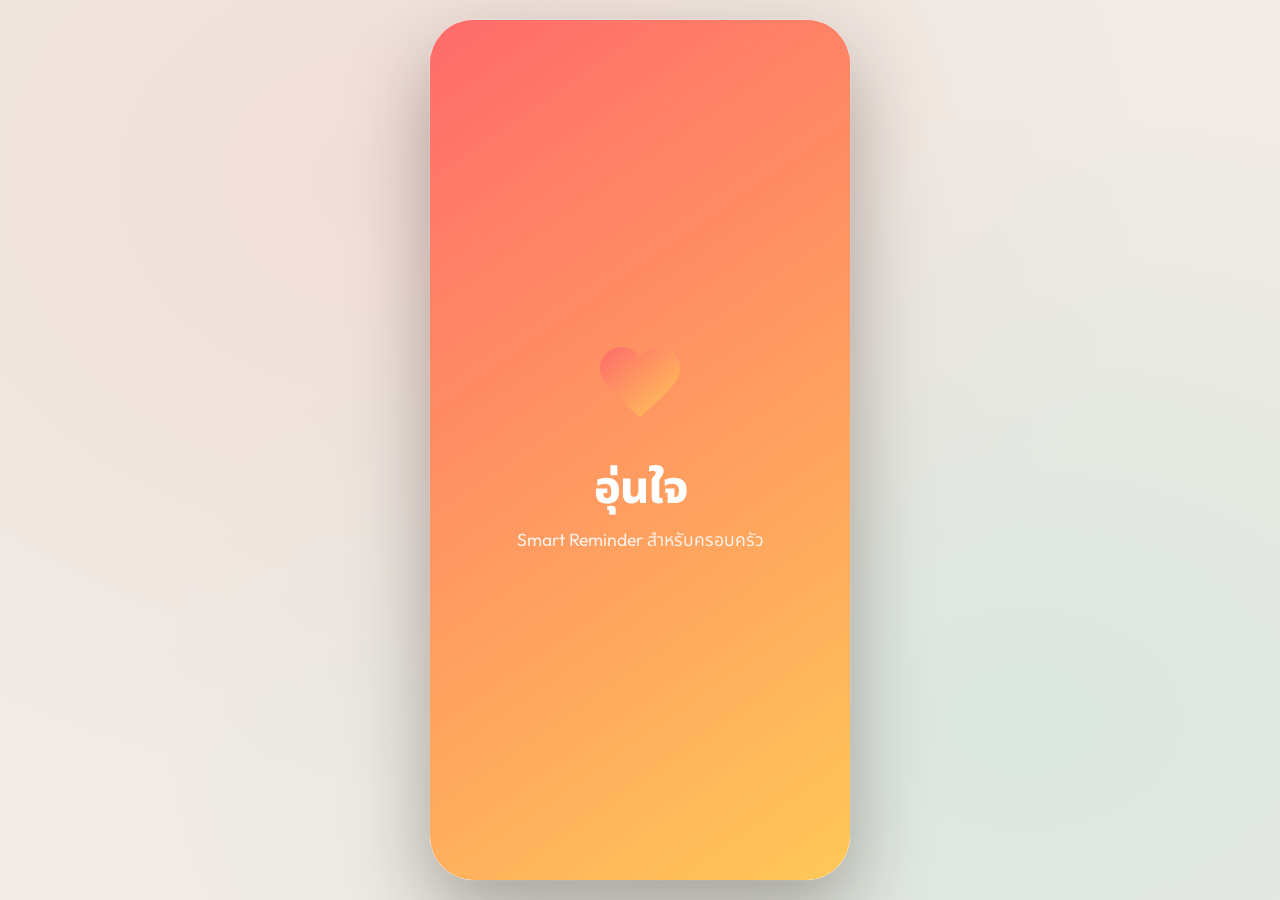
<file: index.html>
<!DOCTYPE html>
<html lang="th">

<head>
  <meta charset="UTF-8">
  <meta name="viewport" content="width=device-width, initial-scale=1.0, viewport-fit=cover">
  <title>อุ่นใจ — Family App</title>
  <link rel="preconnect" href="https://fonts.googleapis.com">
  <link
    href="https://fonts.googleapis.com/css2?family=Outfit:wght@300;400;500;600;700;800&family=Noto+Sans+Thai:wght@300;400;500;600;700&display=swap"
    rel="stylesheet">
  <style>
    :root {
      --cream: #FFF8F0;
      --warm: #FFFDF9;
      --amber: #FFC857;
      --amber-l: #FFE6A8;
      --amber-d: #E6B04E;
      --terra: #FF6B6B;
      --sage: #4ECDC4;
      --sage-l: #E0F5F3;
      --brown: #FF6B6B;
      --brown-2: #E85555;
      --brown-l: #FF8A8A;
      --text: #2E261E;
      --text-2: #6B5E50;
      --text-3: #A89A8A;
      --border: #E0D8CE;
      --card: #FFFDF9;
      --shadow-sm: 0 2px 8px rgba(110, 80, 50, 0.08);
      --shadow: 0 4px 20px rgba(110, 80, 50, 0.12);
      --shadow-lg: 0 8px 40px rgba(110, 80, 50, 0.18);
      --safe-top: env(safe-area-inset-top, 0px);
      --safe-bottom: env(safe-area-inset-bottom, 0px);
    }

    * {
      margin: 0;
      padding: 0;
      box-sizing: border-box;
      -webkit-tap-highlight-color: transparent;
    }

    html,
    body {
      height: 100%;
      font-family: 'Outfit', 'Noto Sans Thai', sans-serif;
      background: #FFF0E0;
      overflow: hidden;
    }

    
    /* ── SPLASH SCREEN ── */
    .splash {
      position: absolute;
      inset: 0;
      z-index: 9999;
      background: linear-gradient(145deg, var(--terra) 0%, var(--amber) 100%);
      display: flex;
      align-items: center;
      justify-content: center;
      transition: opacity 0.6s ease, transform 0.6s ease;
    }

    .splash.fade-out {
      opacity: 0;
      transform: scale(1.05);
      pointer-events: none;
    }

    .splash-content {
      text-align: center;
      animation: splashEntry 0.8s cubic-bezier(0.34, 1.56, 0.64, 1) forwards;
    }

    .splash-heart {
      margin-bottom: 24px;
      animation: heartBeat 1.2s ease-in-out infinite;
    }

    .splash-title {
      font-family: 'Outfit', 'Noto Sans Thai', sans-serif;
      font-size: 2.8rem;
      font-weight: 800;
      color: #fff;
      letter-spacing: -1px;
      margin-bottom: 4px;
    }

    .splash-subtitle {
      font-size: 1.1rem;
      color: rgba(255, 255, 255, 0.85);
      font-weight: 400;
      font-family: 'Outfit', 'Noto Sans Thai', sans-serif;
    }

    @keyframes splashEntry {
      from { opacity: 0; transform: translateY(30px) scale(0.9); }
      to { opacity: 1; transform: translateY(0) scale(1); }
    }

    @keyframes heartBeat {
      0%, 100% { transform: scale(1); }
      15% { transform: scale(1.15); }
      30% { transform: scale(1); }
      45% { transform: scale(1.1); }
    }

    /* ── PHONE SHELL (desktop preview) ── */
    .shell {
      width: 100%;
      height: 100%;
      display: flex;
      align-items: center;
      justify-content: center;
      background: radial-gradient(ellipse at 30% 20%, #FF8A8A22, transparent 60%),
        radial-gradient(ellipse at 80% 80%, #4ECDC422, transparent 60%),
        #F0EBE4;
    }

    .phone {
      width: min(420px, 100%);
      height: min(860px, 100%);
      background: var(--cream);
      border-radius: clamp(0px, 4vw, 44px);
      overflow: hidden;
      display: flex;
      flex-direction: column;
      position: relative;
      box-shadow: 0 32px 80px rgba(44, 24, 16, .35), 0 0 0 1px rgba(255, 255, 255, .3);
    }

    /* ── STATUS BAR ── */
    .status-bar {
      background: var(--brown);
      padding: calc(var(--safe-top) + 10px) 20px 10px;
      display: flex;
      align-items: center;
      justify-content: space-between;
      flex-shrink: 0;
    }

    .status-time {
      font-size: 13px;
      font-weight: 700;
      color: white;
    }

    .status-icons {
      display: flex;
      gap: 6px;
      align-items: center;
    }

    .status-icons span {
      font-size: 12px;
      color: rgba(255, 255, 255, .8);
    }

    /* ── APP HEADER ── */
    .app-header {
      background: var(--brown);
      padding: 0 20px 16px;
      flex-shrink: 0;
    }

    .header-row {
      display: flex;
      align-items: center;
      gap: 12px;
    }

    .header-back {
      width: 32px;
      height: 32px;
      border-radius: 50%;
      background: rgba(255, 255, 255, .12);
      border: none;
      color: white;
      font-size: 16px;
      display: flex;
      align-items: center;
      justify-content: center;
      cursor: pointer;
      flex-shrink: 0;
      transition: background .2s;
    }

    .header-back:hover {
      background: rgba(255, 255, 255, .2);
    }

    .header-title {
      font-family: 'Outfit', 'Noto Sans Thai', sans-serif;
      font-size: 16px;
      font-weight: 700;
      color: white;
      flex: 1;
    }

    .header-subtitle {
      font-size: 11px;
      color: rgba(255, 255, 255, .5);
      margin-top: 1px;
    }

    .header-avatar {
      width: 36px;
      height: 36px;
      border-radius: 50%;
      background: linear-gradient(135deg, var(--amber), var(--terra));
      display: flex;
      align-items: center;
      justify-content: center;
      font-size: 15px;
      flex-shrink: 0;
      border: 2px solid rgba(255, 255, 255, .25);
    }

    /* ── BOTTOM NAV ── */
    .bottom-nav {
      background: var(--card);
      border-top: 1px solid var(--border);
      display: flex;
      padding: 8px 0 calc(var(--safe-bottom) + 8px);
      flex-shrink: 0;
      position: relative;
      z-index: 10;
    }

    .nav-tab {
      flex: 1;
      display: flex;
      flex-direction: column;
      align-items: center;
      gap: 3px;
      cursor: pointer;
      padding: 4px 0;
      transition: all .2s;
      border: none;
      background: transparent;
      font-family: 'Outfit', 'Noto Sans Thai', sans-serif;
    }

    .nav-tab .ni {
      font-size: 21px;
    }

    .nav-tab .nl {
      font-size: 10px;
      color: var(--text-3);
      font-weight: 500;
    }

    .nav-tab.active .nl {
      color: var(--amber-d);
      font-weight: 700;
    }

    .nav-badge {
      position: absolute;
      top: -3px;
      right: -3px;
      width: 16px;
      height: 16px;
      background: var(--terra);
      border-radius: 50%;
      border: 2px solid var(--card);
      font-size: 9px;
      font-weight: 700;
      color: white;
      display: flex;
      align-items: center;
      justify-content: center;
    }

    .nav-icon-wrap {
      position: relative;
    }

    /* ── SCREENS ── */
    .screen {
      display: none;
      flex: 1;
      overflow: hidden;
      flex-direction: column;
    }

    .screen.active {
      display: flex;
    }

    /* ── SCROLL AREA ── */
    .scroll-area {
      flex: 1;
      overflow-y: auto;
      overflow-x: hidden;
      -webkit-overflow-scrolling: touch;
      scrollbar-width: none;
    }

    .scroll-area::-webkit-scrollbar {
      display: none;
    }

    /* ══════════════════════════
   HOME SCREEN
══════════════════════════ */
    .home-header-bg {
      background: var(--brown);
      padding: 16px 20px 28px;
      flex-shrink: 0;
    }

    .elder-card {
      background: rgba(255, 255, 255, .1);
      border-radius: 16px;
      padding: 14px 16px;
      display: flex;
      align-items: center;
      gap: 12px;
      border: 1px solid rgba(255, 255, 255, .15);
    }

    .elder-ava {
      width: 48px;
      height: 48px;
      border-radius: 50%;
      background: linear-gradient(135deg, var(--sage), var(--sage-l));
      display: flex;
      align-items: center;
      justify-content: center;
      font-size: 22px;
      flex-shrink: 0;
      border: 2px solid rgba(255, 255, 255, .3);
    }

    .elder-detail .en {
      font-size: 15px;
      font-weight: 700;
      color: white;
    }

    .elder-detail .es {
      font-size: 11px;
      color: rgba(255, 255, 255, .55);
      margin-top: 3px;
      display: flex;
      align-items: center;
      gap: 5px;
    }

    .online-dot {
      width: 7px;
      height: 7px;
      border-radius: 50%;
      background: #5AC77A;
      animation: blink 2s infinite;
    }

    @keyframes blink {

      0%,
      100% {
        opacity: 1
      }

      50% {
        opacity: .3
      }
    }

    .home-body {
      padding: 20px 16px 16px;
    }

    /* Stat pills */
    .stat-row {
      display: grid;
      grid-template-columns: 1fr 1fr;
      gap: 10px;
      margin-bottom: 18px;
    }

    .stat-pill {
      background: var(--card);
      border: 1px solid var(--border);
      border-radius: 16px;
      padding: 14px;
      display: flex;
      flex-direction: column;
      gap: 6px;
      box-shadow: var(--shadow-sm);
      cursor: pointer;
      transition: transform .15s, box-shadow .15s;
    }

    .stat-pill:active {
      transform: scale(.97);
    }

    .stat-pill-top {
      display: flex;
      justify-content: space-between;
      align-items: flex-start;
    }

    .sp-icon {
      width: 36px;
      height: 36px;
      border-radius: 10px;
      display: flex;
      align-items: center;
      justify-content: center;
      font-size: 18px;
    }

    .sp-icon.or {
      background: rgba(232, 160, 74, .15);
    }

    .sp-icon.gr {
      background: rgba(122, 158, 126, .15);
    }

    .sp-icon.re {
      background: rgba(201, 97, 74, .15);
    }

    .sp-icon.bl {
      background: rgba(100, 149, 200, .15);
    }

    .sp-badge {
      font-size: 10px;
      padding: 2px 7px;
      border-radius: 8px;
      font-weight: 700;
    }

    .badge-ok {
      background: rgba(90, 199, 122, .12);
      color: #2E7D4F;
    }

    .badge-warn {
      background: rgba(232, 160, 74, .12);
      color: var(--amber-d);
    }

    .badge-alert {
      background: rgba(201, 97, 74, .12);
      color: var(--terra);
    }

    .sp-num {
      font-family: 'Outfit', 'Noto Sans Thai', sans-serif;
      font-size: 24px;
      font-weight: 700;
      color: var(--text);
      line-height: 1;
    }

    .sp-label {
      font-size: 11px;
      color: var(--text-3);
    }

    /* Alert banner */
    .alert-banner {
      background: rgba(201, 97, 74, .08);
      border: 1px solid rgba(201, 97, 74, .25);
      border-radius: 14px;
      padding: 12px 14px;
      display: flex;
      align-items: center;
      gap: 10px;
      margin-bottom: 18px;
      cursor: pointer;
      transition: background .2s;
    }

    .alert-banner:active {
      background: rgba(201, 97, 74, .14);
    }

    .ab-icon {
      font-size: 22px;
      flex-shrink: 0;
    }

    .ab-text .at {
      font-size: 13px;
      font-weight: 700;
      color: var(--terra);
    }

    .ab-text .as {
      font-size: 11px;
      color: var(--text-2);
      margin-top: 2px;
    }

    .ab-arr {
      margin-left: auto;
      color: var(--terra);
      font-size: 16px;
      flex-shrink: 0;
    }

    /* Section heading */
    .sec-head {
      display: flex;
      align-items: center;
      justify-content: space-between;
      margin-bottom: 12px;
      margin-top: 4px;
    }

    .sec-title {
      font-family: 'Outfit', 'Noto Sans Thai', sans-serif;
      font-size: 15px;
      font-weight: 700;
      color: var(--text);
      display: flex;
      align-items: center;
      gap: 6px;
    }

    .sec-more {
      font-size: 12px;
      color: var(--amber-d);
      font-weight: 600;
      cursor: pointer;
    }

    /* Timeline mini */
    .tl {
      display: flex;
      flex-direction: column;
      gap: 0;
    }

    .tl-row {
      display: flex;
      gap: 12px;
      padding: 8px 0;
      position: relative;
    }

    .tl-row:not(:last-child)::after {
      content: '';
      position: absolute;
      left: 31px;
      top: 34px;
      bottom: -4px;
      width: 1px;
      background: var(--border);
    }

    .tl-t {
      font-size: 10px;
      color: var(--text-3);
      width: 36px;
      text-align: right;
      padding-top: 8px;
      flex-shrink: 0;
      font-weight: 600;
    }

    .tl-d {
      width: 18px;
      height: 18px;
      border-radius: 50%;
      margin-top: 6px;
      flex-shrink: 0;
      display: flex;
      align-items: center;
      justify-content: center;
      font-size: 9px;
      font-weight: 700;
    }

    .tl-d.done {
      background: var(--sage);
      color: white;
    }

    .tl-d.miss {
      background: var(--terra);
      color: white;
    }

    .tl-d.pend {
      background: var(--amber-l);
      color: white;
    }

    .tl-d.up {
      background: var(--border);
      color: var(--text-3);
    }

    .tl-c {
      flex: 1;
      background: var(--cream);
      border-radius: 12px;
      padding: 8px 12px;
    }

    .tl-c.done {
      border-left: 3px solid var(--sage);
    }

    .tl-c.miss {
      border-left: 3px solid var(--terra);
    }

    .tl-c.pend {
      border-left: 3px solid var(--amber);
    }

    .tl-c.up {
      border-left: 3px solid var(--border);
    }

    .tl-name {
      font-size: 13px;
      font-weight: 600;
      color: var(--text);
    }

    .tl-sub {
      font-size: 11px;
      color: var(--text-3);
      margin-top: 1px;
    }

    .tl-tag {
      display: inline-block;
      font-size: 10px;
      font-weight: 700;
      padding: 2px 7px;
      border-radius: 6px;
      margin-top: 4px;
    }

    .t-done {
      background: rgba(122, 158, 126, .14);
      color: var(--sage);
    }

    .t-miss {
      background: rgba(201, 97, 74, .1);
      color: var(--terra);
    }

    .t-pend {
      background: rgba(232, 160, 74, .12);
      color: var(--amber-d);
    }

    .t-up {
      background: rgba(150, 150, 150, .1);
      color: var(--text-3);
    }

    /* ══════════════════════════
   CHAT SCREEN
══════════════════════════ */
    .chat-header {
      background: var(--brown);
      padding: 0 16px 14px;
      flex-shrink: 0;
    }

    .chat-header-row {
      display: flex;
      align-items: center;
      gap: 10px;
    }

    .chat-ava {
      width: 40px;
      height: 40px;
      border-radius: 50%;
      background: linear-gradient(135deg, var(--sage), var(--sage-l));
      display: flex;
      align-items: center;
      justify-content: center;
      font-size: 18px;
      flex-shrink: 0;
      border: 2px solid rgba(255, 255, 255, .25);
    }

    .chat-hinfo {
      flex: 1;
    }

    .chat-hname {
      font-size: 15px;
      font-weight: 700;
      color: white;
    }

    .chat-hstatus {
      font-size: 11px;
      color: rgba(255, 255, 255, .55);
      display: flex;
      align-items: center;
      gap: 4px;
      margin-top: 2px;
    }

    .chat-hmenu {
      width: 34px;
      height: 34px;
      border-radius: 50%;
      background: rgba(255, 255, 255, .12);
      border: none;
      color: white;
      font-size: 18px;
      display: flex;
      align-items: center;
      justify-content: center;
      cursor: pointer;
    }

    /* Chat messages area */
    .chat-messages {
      flex: 1;
      overflow-y: auto;
      overflow-x: hidden;
      -webkit-overflow-scrolling: touch;
      scrollbar-width: none;
      padding: 16px 14px 10px;
      display: flex;
      flex-direction: column;
      gap: 6px;
      background: linear-gradient(180deg, #f7eee3 0%, var(--cream) 100%);
    }

    .chat-messages::-webkit-scrollbar {
      display: none;
    }

    /* Date divider */
    .date-div {
      display: flex;
      align-items: center;
      gap: 8px;
      margin: 8px 0;
    }

    .date-div::before,
    .date-div::after {
      content: '';
      flex: 1;
      height: 1px;
      background: var(--border);
    }

    .date-div span {
      font-size: 11px;
      color: var(--text-3);
      font-weight: 600;
      background: rgba(232, 160, 74, .12);
      padding: 3px 10px;
      border-radius: 20px;
      flex-shrink: 0;
    }

    /* Bubble base */
    .bubble-wrap {
      display: flex;
      flex-direction: column;
      max-width: 78%;
      animation: fadeUp .25s ease;
    }

    @keyframes fadeUp {
      from {
        opacity: 0;
        transform: translateY(6px);
      }

      to {
        opacity: 1;
        transform: translateY(0);
      }
    }

    .bubble-wrap.them {
      align-self: flex-start;
      align-items: flex-start;
    }

    .bubble-wrap.me {
      align-self: flex-end;
      align-items: flex-end;
    }

    .bubble-row {
      display: flex;
      align-items: flex-end;
      gap: 6px;
    }

    .bubble-wrap.them .bubble-row {
      flex-direction: row;
    }

    .bubble-wrap.me .bubble-row {
      flex-direction: row-reverse;
    }

    .b-ava {
      width: 28px;
      height: 28px;
      border-radius: 50%;
      display: flex;
      align-items: center;
      justify-content: center;
      font-size: 13px;
      flex-shrink: 0;
      margin-bottom: 2px;
    }

    .b-ava.elder {
      background: linear-gradient(135deg, var(--sage), var(--sage-l));
    }

    .b-ava.me {
      background: linear-gradient(135deg, var(--amber), var(--amber-d));
    }

    /* Text bubble */
    .bubble {
      padding: 10px 14px;
      font-size: 14px;
      line-height: 1.5;
      color: var(--text);
      position: relative;
      word-break: break-word;
    }

    .bubble-wrap.them .bubble {
      background: var(--card);
      border-radius: 4px 18px 18px 18px;
      border: 1px solid var(--border);
      box-shadow: var(--shadow-sm);
    }

    .bubble-wrap.me .bubble {
      background: var(--brown);
      color: white;
      border-radius: 18px 4px 18px 18px;
      box-shadow: var(--shadow-sm);
    }

    /* Image bubble */
    .img-bubble {
      border-radius: 16px;
      overflow: hidden;
      max-width: 200px;
      cursor: pointer;
      box-shadow: var(--shadow);
      position: relative;
    }

    .img-bubble img {
      width: 100%;
      display: block;
    }

    .bubble-wrap.them .img-bubble {
      border-radius: 4px 16px 16px 16px;
    }

    .bubble-wrap.me .img-bubble {
      border-radius: 16px 4px 16px 16px;
    }

    /* Voice bubble */
    .voice-bubble {
      background: var(--card);
      border: 1px solid var(--border);
      border-radius: 4px 18px 18px 18px;
      padding: 10px 14px;
      display: flex;
      align-items: center;
      gap: 10px;
      min-width: 180px;
      box-shadow: var(--shadow-sm);
      cursor: pointer;
      transition: background .2s;
    }

    .voice-bubble:active {
      background: rgba(232, 160, 74, .08);
    }

    .vb-play {
      width: 34px;
      height: 34px;
      border-radius: 50%;
      background: var(--amber);
      color: white;
      border: none;
      display: flex;
      align-items: center;
      justify-content: center;
      font-size: 12px;
      flex-shrink: 0;
      cursor: pointer;
      transition: background .2s, transform .15s;
    }

    .vb-play:active {
      transform: scale(.92);
      background: var(--amber-d);
    }

    .vb-wave {
      flex: 1;
      height: 28px;
      display: flex;
      align-items: center;
      gap: 2px;
      overflow: hidden;
    }

    .vb-bar {
      width: 3px;
      border-radius: 2px;
      background: var(--amber-l);
      flex-shrink: 0;
    }

    .vb-dur {
      font-size: 11px;
      color: var(--text-3);
      flex-shrink: 0;
      font-weight: 600;
    }

    /* Bubble time & status */
    .bubble-meta {
      font-size: 10px;
      color: var(--text-3);
      margin-top: 3px;
      padding: 0 4px;
      display: flex;
      align-items: center;
      gap: 4px;
    }

    .bubble-wrap.me .bubble-meta {
      justify-content: flex-end;
    }

    .read-tick {
      font-size: 12px;
      color: var(--sage);
    }

    .sender-name {
      font-size: 11px;
      color: var(--amber-d);
      font-weight: 700;
      margin-bottom: 3px;
      padding-left: 4px;
    }

    /* System message */
    .sys-msg {
      align-self: center;
      font-size: 11px;
      color: var(--text-3);
      background: rgba(200, 180, 160, .2);
      padding: 4px 12px;
      border-radius: 20px;
      margin: 4px 0;
    }

    /* ── CHAT INPUT BAR ── */
    .chat-input-bar {
      background: var(--card);
      border-top: 1px solid var(--border);
      padding: 10px 12px calc(var(--safe-bottom) + 10px);
      flex-shrink: 0;
    }

    .input-row {
      display: flex;
      align-items: flex-end;
      gap: 8px;
    }

    .input-attach {
      width: 38px;
      height: 38px;
      border-radius: 50%;
      background: var(--cream);
      border: 1.5px solid var(--border);
      display: flex;
      align-items: center;
      justify-content: center;
      font-size: 18px;
      cursor: pointer;
      flex-shrink: 0;
      transition: all .2s;
    }

    .input-attach:active {
      background: var(--border);
    }

    .input-wrap {
      flex: 1;
      position: relative;
    }

    .chat-input {
      width: 100%;
      background: var(--cream);
      border: 1.5px solid var(--border);
      border-radius: 22px;
      padding: 9px 16px;
      font-family: 'Outfit', 'Noto Sans Thai', sans-serif;
      font-size: 14px;
      color: var(--text);
      resize: none;
      outline: none;
      line-height: 1.4;
      max-height: 100px;
      transition: border .2s;
      display: block;
    }

    .chat-input:focus {
      border-color: var(--amber);
    }

    .chat-input::placeholder {
      color: var(--text-3);
    }

    .send-icon-btn {
      width: 38px;
      height: 38px;
      border-radius: 50%;
      background: var(--amber);
      border: none;
      color: white;
      display: flex;
      align-items: center;
      justify-content: center;
      font-size: 17px;
      cursor: pointer;
      flex-shrink: 0;
      transition: all .2s;
      box-shadow: 0 2px 8px rgba(232, 160, 74, .4);
    }

    .send-icon-btn:active {
      transform: scale(.92);
      background: var(--amber-d);
    }

    /* Attachment panel */
    .attach-panel {
      display: none;
      padding: 12px 0 4px;
    }

    .attach-panel.open {
      display: block;
    }

    .attach-opts {
      display: flex;
      gap: 12px;
      overflow-x: auto;
      scrollbar-width: none;
      padding-bottom: 4px;
    }

    .attach-opts::-webkit-scrollbar {
      display: none;
    }

    .attach-opt {
      display: flex;
      flex-direction: column;
      align-items: center;
      gap: 6px;
      flex-shrink: 0;
      cursor: pointer;
    }

    .ao-icon {
      width: 52px;
      height: 52px;
      border-radius: 16px;
      display: flex;
      align-items: center;
      justify-content: center;
      font-size: 24px;
      border: 1.5px solid var(--border);
      transition: all .2s;
    }

    .ao-icon:active {
      transform: scale(.93);
    }

    .ao-icon.photo {
      background: rgba(232, 160, 74, .12);
    }

    .ao-icon.video {
      background: rgba(122, 158, 126, .12);
    }

    .ao-icon.voice {
      background: rgba(201, 97, 74, .12);
    }

    .ao-icon.remind {
      background: rgba(100, 149, 200, .12);
    }

    .ao-label {
      font-size: 10px;
      color: var(--text-3);
      font-weight: 600;
    }

    /* Voice recording overlay */
    .voice-rec-overlay {
      display: none;
      position: absolute;
      inset: 0;
      background: rgba(74, 46, 30, .85);
      z-index: 200;
      flex-direction: column;
      align-items: center;
      justify-content: center;
      gap: 16px;
      border-radius: inherit;
    }

    .voice-rec-overlay.show {
      display: flex;
    }

    .vro-wave {
      display: flex;
      align-items: center;
      gap: 4px;
      height: 40px;
    }

    .vro-bar {
      width: 4px;
      border-radius: 3px;
      background: var(--amber-l);
      animation: waveAnim 0.6s ease-in-out infinite;
    }

    .vro-bar:nth-child(1) {
      height: 12px;
      animation-delay: 0s;
    }

    .vro-bar:nth-child(2) {
      height: 24px;
      animation-delay: .1s;
    }

    .vro-bar:nth-child(3) {
      height: 36px;
      animation-delay: .2s;
    }

    .vro-bar:nth-child(4) {
      height: 28px;
      animation-delay: .15s;
    }

    .vro-bar:nth-child(5) {
      height: 20px;
      animation-delay: .05s;
    }

    .vro-bar:nth-child(6) {
      height: 32px;
      animation-delay: .25s;
    }

    .vro-bar:nth-child(7) {
      height: 18px;
      animation-delay: .1s;
    }

    @keyframes waveAnim {

      0%,
      100% {
        transform: scaleY(1);
      }

      50% {
        transform: scaleY(1.6);
      }
    }

    .vro-text {
      font-size: 14px;
      color: white;
      font-weight: 600;
    }

    .vro-timer {
      font-size: 28px;
      font-weight: 700;
      color: var(--amber-l);
      font-family: 'Outfit', 'Noto Sans Thai', sans-serif;
    }

    .vro-cancel {
      background: rgba(255, 255, 255, .15);
      color: white;
      border: none;
      padding: 10px 24px;
      border-radius: 20px;
      font-family: 'Outfit', 'Noto Sans Thai', sans-serif;
      font-size: 13px;
      font-weight: 600;
      cursor: pointer;
    }

    /* ══════════════════════════
   REMINDERS SCREEN
══════════════════════════ */
    .remind-body {
      padding: 16px 14px 20px;
    }

    .remind-section {
      margin-bottom: 20px;
    }

    .remind-sec-title {
      font-size: 11px;
      color: var(--text-3);
      font-weight: 700;
      text-transform: uppercase;
      letter-spacing: 1px;
      margin-bottom: 10px;
    }

    .remind-list {
      display: flex;
      flex-direction: column;
      gap: 8px;
    }

    .remind-item {
      background: var(--card);
      border: 1px solid var(--border);
      border-radius: 16px;
      padding: 12px 14px;
      display: flex;
      align-items: center;
      gap: 12px;
      box-shadow: var(--shadow-sm);
      transition: all .2s;
    }

    .ri-ic {
      width: 42px;
      height: 42px;
      border-radius: 12px;
      display: flex;
      align-items: center;
      justify-content: center;
      font-size: 20px;
      flex-shrink: 0;
    }

    .ri-med2 {
      background: rgba(201, 97, 74, .1);
    }

    .ri-wat {
      background: rgba(100, 149, 200, .1);
    }

    .ri-exe {
      background: rgba(122, 158, 126, .1);
    }

    .ri-apt {
      background: rgba(232, 160, 74, .1);
    }

    .ri-info {
      flex: 1;
    }

    .ri-name {
      font-size: 14px;
      font-weight: 600;
      color: var(--text);
    }

    .ri-time {
      font-size: 11px;
      color: var(--text-3);
      margin-top: 2px;
    }

    .toggle {
      width: 44px;
      height: 25px;
      border-radius: 13px;
      background: var(--sage);
      position: relative;
      cursor: pointer;
      flex-shrink: 0;
      transition: background .25s;
    }

    .toggle.off {
      background: var(--border);
    }

    .toggle-k {
      position: absolute;
      top: 3px;
      left: 3px;
      width: 19px;
      height: 19px;
      border-radius: 50%;
      background: white;
      transition: transform .25s;
      box-shadow: 0 1px 4px rgba(0, 0, 0, .2);
    }

    .toggle.off .toggle-k {
      transform: none;
    }

    .toggle:not(.off) .toggle-k {
      transform: translateX(19px);
    }

    .add-remind-btn {
      width: 100%;
      padding: 14px;
      background: linear-gradient(135deg, var(--amber), var(--amber-d));
      border: none;
      border-radius: 16px;
      font-family: 'Outfit', 'Noto Sans Thai', sans-serif;
      font-size: 15px;
      font-weight: 700;
      color: white;
      cursor: pointer;
      display: flex;
      align-items: center;
      justify-content: center;
      gap: 8px;
      box-shadow: 0 3px 12px rgba(232, 160, 74, .4);
      transition: all .2s;
      margin-top: 8px;
    }

    .add-remind-btn:active {
      transform: scale(.98);
    }

    /* ══════════════════════════
   STATS SCREEN
══════════════════════════ */
    .stats-body {
      padding: 16px 14px 20px;
    }

    .stat-big-card {
      background: var(--card);
      border: 1px solid var(--border);
      border-radius: 20px;
      padding: 18px;
      box-shadow: var(--shadow-sm);
      margin-bottom: 14px;
    }

    .sbc-title {
      font-family: 'Outfit', 'Noto Sans Thai', sans-serif;
      font-size: 15px;
      font-weight: 700;
      color: var(--text);
      margin-bottom: 14px;
      display: flex;
      align-items: center;
      gap: 7px;
    }

    .prog-row {
      display: flex;
      flex-direction: column;
      gap: 12px;
    }

    .prog-item {}

    .prog-top {
      display: flex;
      justify-content: space-between;
      font-size: 12px;
      margin-bottom: 6px;
    }

    .prog-label {
      color: var(--text-2);
    }

    .prog-val {
      font-weight: 700;
    }

    .prog-val.g {
      color: var(--sage);
    }

    .prog-val.o {
      color: var(--amber-d);
    }

    .prog-val.r {
      color: var(--terra);
    }

    .prog-bar {
      height: 8px;
      background: var(--border);
      border-radius: 4px;
      overflow: hidden;
    }

    .prog-fill {
      height: 100%;
      border-radius: 4px;
      transition: width .8s ease;
    }

    .pf-g {
      background: var(--sage);
    }

    .pf-o {
      background: var(--amber);
    }

    .pf-r {
      background: var(--terra);
    }

    /* Mini bar chart */
    .bar-chart {
      display: flex;
      gap: 6px;
      align-items: flex-end;
      height: 70px;
      padding-top: 10px;
    }

    .bc-col {
      flex: 1;
      display: flex;
      flex-direction: column;
      align-items: center;
      gap: 4px;
    }

    .bc-bar {
      width: 100%;
      border-radius: 4px 4px 0 0;
      min-height: 4px;
      transition: height .5s;
    }

    .bc-label {
      font-size: 9px;
      color: var(--text-3);
    }

    /* ══════════════════════════
   ADD REMINDER MODAL
══════════════════════════ */
    .modal-overlay {
      display: none;
      position: absolute;
      inset: 0;
      background: rgba(44, 24, 16, .5);
      z-index: 100;
      align-items: flex-end;
      justify-content: center;
      backdrop-filter: blur(4px);
    }

    .modal-overlay.open {
      display: flex;
    }

    .modal-sheet {
      background: var(--warm);
      border-radius: 24px 24px 0 0;
      padding: 20px 20px calc(var(--safe-bottom) + 24px);
      width: 100%;
      animation: slideUp .3s ease;
      max-height: 85%;
      overflow-y: auto;
    }

    @keyframes slideUp {
      from {
        transform: translateY(100%);
      }

      to {
        transform: translateY(0);
      }
    }

    .sheet-handle {
      width: 36px;
      height: 4px;
      background: var(--border);
      border-radius: 2px;
      margin: 0 auto 18px;
      cursor: pointer;
    }

    .sheet-title {
      font-family: 'Outfit', 'Noto Sans Thai', sans-serif;
      font-size: 17px;
      font-weight: 700;
      color: var(--text);
      margin-bottom: 18px;
      display: flex;
      align-items: center;
      gap: 8px;
    }

    .form-g {
      margin-bottom: 14px;
    }

    .form-lbl {
      font-size: 11px;
      font-weight: 700;
      color: var(--text-3);
      text-transform: uppercase;
      letter-spacing: .5px;
      margin-bottom: 7px;
      display: block;
    }

    .form-inp {
      width: 100%;
      background: var(--cream);
      border: 1.5px solid var(--border);
      border-radius: 12px;
      padding: 11px 14px;
      font-family: 'Outfit', 'Noto Sans Thai', sans-serif;
      font-size: 14px;
      color: var(--text);
      outline: none;
      transition: border .2s;
    }

    .form-inp:focus {
      border-color: var(--amber);
    }

    .icon-grid {
      display: flex;
      gap: 8px;
      flex-wrap: wrap;
    }

    .icon-chip {
      width: 44px;
      height: 44px;
      border-radius: 12px;
      background: var(--cream);
      border: 1.5px solid var(--border);
      display: flex;
      align-items: center;
      justify-content: center;
      font-size: 20px;
      cursor: pointer;
      transition: all .2s;
    }

    .icon-chip.sel {
      border-color: var(--amber);
      background: rgba(232, 160, 74, .12);
    }

    .btn-row {
      display: flex;
      gap: 10px;
      margin-top: 18px;
    }

    .btn-cancel2 {
      flex: 1;
      padding: 13px;
      background: var(--cream);
      border: 1.5px solid var(--border);
      border-radius: 12px;
      font-family: 'Outfit', 'Noto Sans Thai', sans-serif;
      font-size: 14px;
      font-weight: 600;
      color: var(--text-2);
      cursor: pointer;
    }

    .btn-save2 {
      flex: 2;
      padding: 13px;
      background: var(--amber);
      border: none;
      border-radius: 12px;
      font-family: 'Outfit', 'Noto Sans Thai', sans-serif;
      font-size: 14px;
      font-weight: 700;
      color: white;
      cursor: pointer;
      box-shadow: 0 2px 8px rgba(232, 160, 74, .35);
    }

    /* ── TOAST ── */
    .toast {
      position: absolute;
      bottom: 80px;
      left: 50%;
      transform: translateX(-50%) translateY(20px);
      background: var(--brown);
      color: white;
      padding: 11px 20px;
      border-radius: 24px;
      font-size: 13px;
      font-weight: 600;
      box-shadow: var(--shadow-lg);
      white-space: nowrap;
      opacity: 0;
      transition: all .3s;
      pointer-events: none;
      z-index: 999;
    }

    .toast.show {
      opacity: 1;
      transform: translateX(-50%) translateY(0);
    }

    /* ── MISC ── */
    .mt8 {
      margin-top: 8px;
    }
  </style>
</head>

<body>
  <div class="shell">
    <div class="phone" id="app">

      <!-- ===== SPLASH SCREEN ===== -->
      <div id="splash-screen" class="splash">
          <div class="splash-content">
              <div class="splash-heart" id="splash-heart">
                  <svg viewBox="0 0 100 100" width="80" height="80">
                      <path
                          d="M50 88 C25 65, 0 45, 0 28 C0 12, 12 0, 28 0 C38 0, 46 6, 50 14 C54 6, 62 0, 72 0 C88 0, 100 12, 100 28 C100 45, 75 65, 50 88Z"
                          fill="url(#heartGrad)" />
                      <defs>
                          <linearGradient id="heartGrad" x1="0" y1="0" x2="1" y2="1">
                              <stop offset="0%" stop-color="#FF6B6B" />
                              <stop offset="100%" stop-color="#FFC857" />
                          </linearGradient>
                      </defs>
                  </svg>
              </div>
              <h1 class="splash-title">อุ่นใจ</h1>
              <p class="splash-subtitle">Smart Reminder สำหรับครอบครัว</p>
          </div>
      </div>


      <!-- STATUS BAR -->
      <div class="status-bar">
        <div class="status-time">9:41</div>
        <div class="status-icons">
          <span>📶</span><span>🔋</span>
        </div>
      </div>

      <!-- ════════════════════
       HOME SCREEN
  ════════════════════ -->
      <div class="screen active" id="screen-home">
        <div class="home-header-bg">
          <div
            style="font-family:'Outfit', 'Noto Sans Thai', sans-serif; font-size:22px; font-weight:700; color:white; margin-bottom:4px;">
            สวัสดีตอนเช้า 🌤️
          </div>
          <div style="font-size:12px; color:rgba(255,255,255,.5); margin-bottom:14px;">
            พุธที่ 11 มีนาคม 2569
          </div>
          <div class="elder-card">
            <div class="elder-ava">👵</div>
            <div class="elder-detail">
              <div class="en">คุณยายสมหมาย</div>
              <div class="es">
                <div class="online-dot"></div>
                อุปกรณ์ออนไลน์ · ตื่นแล้ว 06:12 น.
              </div>
            </div>
            <div
              style="margin-left:auto; background:rgba(255,255,255,.15); border-radius:8px; padding:5px 10px; cursor:pointer;"
              onclick="switchTab2('chat')">
              <div style="font-size:11px; color:white; font-weight:600;">💬 แชท</div>
            </div>
          </div>
        </div>

        <div class="scroll-area">
          <div class="home-body">
            <!-- ALERT -->
            <div class="alert-banner">
              <div class="ab-icon">⚠️</div>
              <div class="ab-text">
                <div class="at">ยังไม่ได้ยืนยันการทานยา</div>
                <div class="as">ยากลางวัน 12:00 น. — ไม่มีการตอบสนอง</div>
              </div>
              <div class="ab-arr">›</div>
            </div>

            <!-- STATS -->
            <div class="sec-head">
              <div class="sec-title">📊 สรุปวันนี้</div>
            </div>
            <div class="stat-row">
              <div class="stat-pill">
                <div class="stat-pill-top">
                  <div class="sp-icon or">💊</div>
                  <div class="sp-badge badge-warn">3/4</div>
                </div>
                <div class="sp-num">75%</div>
                <div class="sp-label">ทานยาครบ</div>
              </div>
              <div class="stat-pill">
                <div class="stat-pill-top">
                  <div class="sp-icon gr">🤸</div>
                  <div class="sp-badge badge-ok">ทำแล้ว</div>
                </div>
                <div class="sp-num">1/2</div>
                <div class="sp-label">ออกกำลังกาย</div>
              </div>
              <div class="stat-pill" onclick="switchTab2('chat')">
                <div class="stat-pill-top">
                  <div class="sp-icon re">🎙️</div>
                  <div class="sp-badge badge-alert">ใหม่!</div>
                </div>
                <div class="sp-num">2</div>
                <div class="sp-label">ข้อความจากยาย</div>
              </div>
              <div class="stat-pill">
                <div class="stat-pill-top">
                  <div class="sp-icon bl">📅</div>
                  <div class="sp-badge badge-warn">พรุ่งนี้</div>
                </div>
                <div class="sp-num">1</div>
                <div class="sp-label">นัดหมาย</div>
              </div>
            </div>

            <!-- TIMELINE -->
            <div class="sec-head mt8">
              <div class="sec-title">📋 กิจวัตรวันนี้</div>
              <div class="sec-more">ดูทั้งหมด</div>
            </div>
            <div class="tl">
              <div class="tl-row">
                <div class="tl-t">07:00</div>
                <div class="tl-d done">✓</div>
                <div class="tl-c done">
                  <div class="tl-name">💊 ทานยาเช้า</div>
                  <div class="tl-sub">Amlodipine + Vitamin D</div>
                  <div class="tl-tag t-done">ยืนยันแล้ว 07:04 น.</div>
                </div>
              </div>
              <div class="tl-row">
                <div class="tl-t">09:30</div>
                <div class="tl-d done">✓</div>
                <div class="tl-c done">
                  <div class="tl-name">🤸 ออกกำลังกาย</div>
                  <div class="tl-sub">ยืดเส้น 15 นาที</div>
                  <div class="tl-tag t-done">ยืนยันแล้ว 09:47 น.</div>
                </div>
              </div>
              <div class="tl-row">
                <div class="tl-t">12:00</div>
                <div class="tl-d miss">✗</div>
                <div class="tl-c miss">
                  <div class="tl-name">💊 ทานยากลางวัน</div>
                  <div class="tl-sub">Metformin 500mg</div>
                  <div class="tl-tag t-miss">ไม่มีการยืนยัน</div>
                </div>
              </div>
              <div class="tl-row">
                <div class="tl-t">14:00</div>
                <div class="tl-d pend">○</div>
                <div class="tl-c pend">
                  <div class="tl-name">🥛 ดื่มน้ำ</div>
                  <div class="tl-sub">น้ำเปล่าอย่างน้อย 1 แก้ว</div>
                  <div class="tl-tag t-pend">รอการยืนยัน</div>
                </div>
              </div>
              <div class="tl-row">
                <div class="tl-t">18:00</div>
                <div class="tl-d up">·</div>
                <div class="tl-c up">
                  <div class="tl-name">💊 ทานยาเย็น</div>
                  <div class="tl-sub">Amlodipine 5mg</div>
                  <div class="tl-tag t-up">ยังไม่ถึงเวลา</div>
                </div>
              </div>
            </div>

          </div>
        </div>
      </div>

      <!-- ════════════════════
       CHAT SCREEN
  ════════════════════ -->
      <div class="screen" id="screen-chat">
        <div class="chat-header">
          <div class="chat-header-row">
            <div class="chat-ava">👵</div>
            <div class="chat-hinfo">
              <div class="chat-hname">คุณยายสมหมาย</div>
              <div class="chat-hstatus">
                <div class="online-dot"></div> ออนไลน์อยู่
              </div>
            </div>
            <button class="chat-hmenu">⋯</button>
          </div>
        </div>

        <!-- MESSAGES -->
        <div class="chat-messages" id="chatMessages">

          <div class="date-div"><span>วันอาทิตย์ 9 มี.ค.</span></div>

          <!-- them: voice -->
          <div class="bubble-wrap them">
            <div class="sender-name">คุณยายสมหมาย</div>
            <div class="bubble-row">
              <div class="b-ava elder">👵</div>
              <div class="voice-bubble" onclick="playVoice(this)">
                <button class="vb-play">▶</button>
                <div class="vb-wave" id="wave1">
                  <div class="vb-bar" style="height:8px"></div>
                  <div class="vb-bar" style="height:18px"></div>
                  <div class="vb-bar" style="height:26px"></div>
                  <div class="vb-bar" style="height:14px"></div>
                  <div class="vb-bar" style="height:22px"></div>
                  <div class="vb-bar" style="height:10px"></div>
                  <div class="vb-bar" style="height:20px"></div>
                  <div class="vb-bar" style="height:16px"></div>
                  <div class="vb-bar" style="height:24px"></div>
                  <div class="vb-bar" style="height:8px"></div>
                  <div class="vb-bar" style="height:18px"></div>
                  <div class="vb-bar" style="height:12px"></div>
                </div>
                <div class="vb-dur">0:14</div>
              </div>
            </div>
            <div class="bubble-meta">20:14</div>
          </div>

          <!-- me: text -->
          <div class="bubble-wrap me">
            <div class="bubble-row">
              <div class="bubble">รับทราบแล้วนะคะยาย หนูจะแจ้งเตือนให้นะคะ 💛</div>
              <div class="b-ava me">ม</div>
            </div>
            <div class="bubble-meta">20:16 <span class="read-tick">✓✓</span></div>
          </div>

          <!-- them: image -->
          <div class="bubble-wrap them">
            <div class="bubble-row">
              <div class="b-ava elder">👵</div>
              <div class="img-bubble">
                <div
                  style="width:200px; height:140px; background:linear-gradient(135deg,#d4c5b2,#c5b09a); display:flex; align-items:center; justify-content:center; flex-direction:column; gap:8px;">
                  <div style="font-size:36px;">🌺</div>
                  <div style="font-size:12px; color:#6b5040; font-weight:600;">ดอกไม้หน้าบ้าน</div>
                </div>
              </div>
            </div>
            <div class="bubble-meta">20:18</div>
          </div>

          <!-- me: text -->
          <div class="bubble-wrap me">
            <div class="bubble-row">
              <div class="bubble">ว้าว สวยมากเลยนะคะยาย 😍🌸</div>
              <div class="b-ava me">ม</div>
            </div>
            <div class="bubble-meta">20:19 <span class="read-tick">✓✓</span></div>
          </div>

          <div class="date-div"><span>เมื่อวาน</span></div>

          <!-- me: image -->
          <div class="bubble-wrap me">
            <div class="bubble-row">
              <div class="bubble">ยายดูคลิปออกกำลังกายนี้ได้เลยนะคะ หนูส่งให้ผ่านอุปกรณ์แล้ว 🤸</div>
              <div class="b-ava me">ม</div>
            </div>
            <div class="bubble-meta">09:30 <span class="read-tick">✓✓</span></div>
          </div>

          <!-- them: text -->
          <div class="bubble-wrap them">
            <div class="bubble-row">
              <div class="b-ava elder">👵</div>
              <div class="bubble">ขอบคุณนะลูก ยายทำตามได้เลย ดีมากเลย 😊</div>
            </div>
            <div class="bubble-meta">09:45</div>
          </div>

          <div class="sys-msg">📋 แจ้งเตือน: คุณยายยืนยันการทานยาเช้าแล้ว ✓</div>

          <!-- them: voice -->
          <div class="bubble-wrap them">
            <div class="sender-name">คุณยายสมหมาย</div>
            <div class="bubble-row">
              <div class="b-ava elder">👵</div>
              <div class="voice-bubble" onclick="playVoice(this)">
                <button class="vb-play">▶</button>
                <div class="vb-wave">
                  <div class="vb-bar" style="height:12px"></div>
                  <div class="vb-bar" style="height:20px"></div>
                  <div class="vb-bar" style="height:16px"></div>
                  <div class="vb-bar" style="height:24px"></div>
                  <div class="vb-bar" style="height:10px"></div>
                  <div class="vb-bar" style="height:18px"></div>
                  <div class="vb-bar" style="height:22px"></div>
                  <div class="vb-bar" style="height:8px"></div>
                  <div class="vb-bar" style="height:14px"></div>
                  <div class="vb-bar" style="height:20px"></div>
                  <div class="vb-bar" style="height:16px"></div>
                  <div class="vb-bar" style="height:12px"></div>
                </div>
                <div class="vb-dur">0:08</div>
              </div>
            </div>
            <div class="bubble-meta">14:22 · ยังไม่ฟัง</div>
          </div>

          <div class="date-div"><span>วันนี้</span></div>

          <!-- them: voice (unread) -->
          <div class="bubble-wrap them">
            <div class="sender-name">คุณยายสมหมาย</div>
            <div class="bubble-row">
              <div class="b-ava elder">👵</div>
              <div class="voice-bubble" onclick="playVoice(this)">
                <button class="vb-play">▶</button>
                <div class="vb-wave">
                  <div class="vb-bar" style="height:10px"></div>
                  <div class="vb-bar" style="height:22px"></div>
                  <div class="vb-bar" style="height:18px"></div>
                  <div class="vb-bar" style="height:28px"></div>
                  <div class="vb-bar" style="height:14px"></div>
                  <div class="vb-bar" style="height:20px"></div>
                  <div class="vb-bar" style="height:24px"></div>
                  <div class="vb-bar" style="height:12px"></div>
                  <div class="vb-bar" style="height:18px"></div>
                  <div class="vb-bar" style="height:22px"></div>
                  <div class="vb-bar" style="height:10px"></div>
                  <div class="vb-bar" style="height:16px"></div>
                </div>
                <div class="vb-dur">0:22</div>
              </div>
            </div>
            <div class="bubble-meta" style="color:var(--amber-d); font-weight:700;">10:32 · ยังไม่ฟัง 🔴</div>
          </div>

          <div class="sys-msg">📋 แจ้งเตือน: คุณยายยืนยันการออกกำลังกายแล้ว ✓</div>

        </div>

        <!-- INPUT BAR -->
        <div class="chat-input-bar">
          <div class="attach-panel" id="attachPanel">
            <div class="attach-opts">
              <div class="attach-opt" onclick="sendPhoto()">
                <div class="ao-icon photo">🖼️</div>
                <div class="ao-label">รูปภาพ</div>
              </div>
              <div class="attach-opt" onclick="sendVideo()">
                <div class="ao-icon video">🎬</div>
                <div class="ao-label">วิดีโอ</div>
              </div>
              <div class="attach-opt" onclick="startVoiceRec()">
                <div class="ao-icon voice">🎙️</div>
                <div class="ao-label">เสียง</div>
              </div>
              <div class="attach-opt" onclick="sendRemind()">
                <div class="ao-icon remind">⏰</div>
                <div class="ao-label">การแจ้งเตือน</div>
              </div>
            </div>
          </div>
          <div class="input-row">
            <div class="input-attach" id="attachBtn" onclick="toggleAttach()">＋</div>
            <div class="input-wrap">
              <textarea class="chat-input" id="chatInput" rows="1" placeholder="พิมพ์ข้อความถึงคุณยาย..."
                oninput="autoResize(this)" onkeydown="handleKey(event)"></textarea>
            </div>
            <button class="send-icon-btn" onclick="sendMsg()">➤</button>
          </div>
        </div>

        <!-- VOICE RECORDING OVERLAY -->
        <div class="voice-rec-overlay" id="voiceOverlay">
          <div class="vro-wave">
            <div class="vro-bar"></div>
            <div class="vro-bar"></div>
            <div class="vro-bar"></div>
            <div class="vro-bar"></div>
            <div class="vro-bar"></div>
            <div class="vro-bar"></div>
            <div class="vro-bar"></div>
          </div>
          <div class="vro-text">กำลังบันทึกเสียง...</div>
          <div class="vro-timer" id="recTimer">0:00</div>
          <button class="vro-cancel" onclick="cancelVoice()">✕ ยกเลิก</button>
        </div>
      </div>

      <!-- ════════════════════
       REMINDERS SCREEN
  ════════════════════ -->
      <div class="screen" id="screen-remind">
        <div class="app-header">
          <div class="header-row">
            <div class="header-title">
              <div>⏰ การแจ้งเตือน</div>
              <div class="header-subtitle">คุณยายสมหมาย</div>
            </div>
            <button class="header-back" style="background:rgba(255,255,255,.12);" onclick="openModal()">＋</button>
          </div>
        </div>
        <div class="scroll-area">
          <div class="remind-body">
            <div class="remind-section">
              <div class="remind-sec-title">ยา & สุขภาพ</div>
              <div class="remind-list">
                <div class="remind-item">
                  <div class="ri-ic ri-med2">💊</div>
                  <div class="ri-info">
                    <div class="ri-name">ยาเช้า (Amlodipine + Vit D)</div>
                    <div class="ri-time">ทุกวัน · 07:00 น.</div>
                  </div>
                  <div class="toggle" onclick="tog(this)">
                    <div class="toggle-k"></div>
                  </div>
                </div>
                <div class="remind-item">
                  <div class="ri-ic ri-med2">💊</div>
                  <div class="ri-info">
                    <div class="ri-name">ยากลางวัน (Metformin)</div>
                    <div class="ri-time">ทุกวัน · 12:00 น.</div>
                  </div>
                  <div class="toggle" onclick="tog(this)">
                    <div class="toggle-k"></div>
                  </div>
                </div>
                <div class="remind-item">
                  <div class="ri-ic ri-med2">💊</div>
                  <div class="ri-info">
                    <div class="ri-name">ยาเย็น (Amlodipine)</div>
                    <div class="ri-time">ทุกวัน · 18:00 น.</div>
                  </div>
                  <div class="toggle" onclick="tog(this)">
                    <div class="toggle-k"></div>
                  </div>
                </div>
              </div>
            </div>
            <div class="remind-section">
              <div class="remind-sec-title">กิจวัตรประจำวัน</div>
              <div class="remind-list">
                <div class="remind-item">
                  <div class="ri-ic ri-wat">🥛</div>
                  <div class="ri-info">
                    <div class="ri-name">ดื่มน้ำ</div>
                    <div class="ri-time">ทุกวัน · 08:00, 14:00, 19:00 น.</div>
                  </div>
                  <div class="toggle" onclick="tog(this)">
                    <div class="toggle-k"></div>
                  </div>
                </div>
                <div class="remind-item">
                  <div class="ri-ic ri-exe">🤸</div>
                  <div class="ri-info">
                    <div class="ri-name">ออกกำลังกาย — ยืดเส้น</div>
                    <div class="ri-time">จันทร์–ศุกร์ · 09:30 น.</div>
                  </div>
                  <div class="toggle" onclick="tog(this)">
                    <div class="toggle-k"></div>
                  </div>
                </div>
              </div>
            </div>
            <div class="remind-section">
              <div class="remind-sec-title">นัดหมาย</div>
              <div class="remind-list">
                <div class="remind-item">
                  <div class="ri-ic ri-apt">🏥</div>
                  <div class="ri-info">
                    <div class="ri-name">พบแพทย์ รพ.ขอนแก่น</div>
                    <div class="ri-time">12 มี.ค. 2569 · 09:00 น.</div>
                  </div>
                  <div class="toggle" onclick="tog(this)">
                    <div class="toggle-k"></div>
                  </div>
                </div>
              </div>
            </div>
            <button class="add-remind-btn" onclick="openModal()">➕ เพิ่มการแจ้งเตือนใหม่</button>
          </div>
        </div>
      </div>

      <!-- ════════════════════
       STATS SCREEN
  ════════════════════ -->
      <div class="screen" id="screen-stats">
        <div class="app-header">
          <div class="header-row">
            <div class="header-title">
              <div>📊 รายงานสุขภาพ</div>
              <div class="header-subtitle">7 วันย้อนหลัง</div>
            </div>
          </div>
        </div>
        <div class="scroll-area">
          <div class="stats-body">

            <div class="stat-big-card">
              <div class="sbc-title">💊 การรับประทานยา</div>
              <div class="prog-row">
                <div class="prog-item">
                  <div class="prog-top">
                    <span class="prog-label">ยาเช้า</span>
                    <span class="prog-val g">85%</span>
                  </div>
                  <div class="prog-bar">
                    <div class="prog-fill pf-g" style="width:85%"></div>
                  </div>
                </div>
                <div class="prog-item">
                  <div class="prog-top">
                    <span class="prog-label">ยากลางวัน</span>
                    <span class="prog-val o">57%</span>
                  </div>
                  <div class="prog-bar">
                    <div class="prog-fill pf-o" style="width:57%"></div>
                  </div>
                </div>
                <div class="prog-item">
                  <div class="prog-top">
                    <span class="prog-label">ยาเย็น</span>
                    <span class="prog-val g">100%</span>
                  </div>
                  <div class="prog-bar">
                    <div class="prog-fill pf-g" style="width:100%"></div>
                  </div>
                </div>
              </div>
            </div>

            <div class="stat-big-card">
              <div class="sbc-title">🤸 การออกกำลังกาย</div>
              <div class="prog-row">
                <div class="prog-item">
                  <div class="prog-top">
                    <span class="prog-label">5 วันที่ผ่านมา (จ-ศ)</span>
                    <span class="prog-val o">60%</span>
                  </div>
                  <div class="prog-bar">
                    <div class="prog-fill pf-o" style="width:60%"></div>
                  </div>
                </div>
              </div>
              <div class="bar-chart" style="margin-top:16px;">
                <div class="bc-col">
                  <div class="bc-bar" style="height:50px;background:var(--sage);"></div>
                  <div class="bc-label">จ</div>
                </div>
                <div class="bc-col">
                  <div class="bc-bar" style="height:40px;background:var(--sage);"></div>
                  <div class="bc-label">อ</div>
                </div>
                <div class="bc-col">
                  <div class="bc-bar" style="height:20px;background:var(--amber-l);"></div>
                  <div class="bc-label">พ</div>
                </div>
                <div class="bc-col">
                  <div class="bc-bar" style="height:46px;background:var(--sage);"></div>
                  <div class="bc-label">พฤ</div>
                </div>
                <div class="bc-col">
                  <div class="bc-bar" style="height:12px;background:var(--terra);"></div>
                  <div class="bc-label">ศ</div>
                </div>
                <div class="bc-col">
                  <div class="bc-bar" style="height:44px;background:var(--sage);"></div>
                  <div class="bc-label">ส</div>
                </div>
                <div class="bc-col">
                  <div class="bc-bar" style="height:30px;background:var(--amber-l);"></div>
                  <div class="bc-label" style="font-weight:700;">วันนี้</div>
                </div>
              </div>
            </div>

            <div class="stat-big-card">
              <div class="sbc-title">🥛 การดื่มน้ำ</div>
              <div class="prog-row">
                <div class="prog-item">
                  <div class="prog-top">
                    <span class="prog-label">สัปดาห์นี้</span>
                    <span class="prog-val g">92%</span>
                  </div>
                  <div class="prog-bar">
                    <div class="prog-fill pf-g" style="width:92%"></div>
                  </div>
                </div>
              </div>
            </div>

            <div class="stat-big-card" style="background:rgba(201,97,74,.06); border-color:rgba(201,97,74,.25);">
              <div class="sbc-title" style="color:var(--terra);">⚠️ ต้องติดตาม</div>
              <div style="font-size:13px; color:var(--text-2); line-height:1.7;">
                • ยากลางวัน — พลาดบ่อยที่สุด<br>
                • วันศุกร์ — ไม่ออกกำลังกาย<br>
                • แนะนำ: โทรหาคุณยาย 12:00 น.
              </div>
            </div>

          </div>
        </div>
      </div>

      <!-- ════════════════════
       BOTTOM NAVIGATION
  ════════════════════ -->
      <nav class="bottom-nav">
        <button class="nav-tab active" id="tab-home" onclick="switchTab2('home')">
          <div class="nav-icon-wrap">
            <div class="ni">🏠</div>
          </div>
          <div class="nl">หน้าแรก</div>
        </button>
        <button class="nav-tab" id="tab-chat" onclick="switchTab2('chat')">
          <div class="nav-icon-wrap">
            <div class="ni">💬</div>
            <div class="nav-badge">2</div>
          </div>
          <div class="nl">แชท</div>
        </button>
        <button class="nav-tab" id="tab-remind" onclick="switchTab2('remind')">
          <div class="nav-icon-wrap">
            <div class="ni">⏰</div>
          </div>
          <div class="nl">แจ้งเตือน</div>
        </button>
        <button class="nav-tab" id="tab-stats" onclick="switchTab2('stats')">
          <div class="nav-icon-wrap">
            <div class="ni">📊</div>
          </div>
          <div class="nl">รายงาน</div>
        </button>
      </nav>

      <!-- MODAL SHEET -->
      <div class="modal-overlay" id="modalOverlay" onclick="closeModalOut(event)">
        <div class="modal-sheet">
          <div class="sheet-handle" onclick="closeModal()"></div>
          <div class="sheet-title">⏰ เพิ่มการแจ้งเตือน</div>
          <div class="form-g">
            <label class="form-lbl">เลือกไอคอน</label>
            <div class="icon-grid">
              <div class="icon-chip sel" onclick="selIcon(this)">💊</div>
              <div class="icon-chip" onclick="selIcon(this)">🥛</div>
              <div class="icon-chip" onclick="selIcon(this)">🤸</div>
              <div class="icon-chip" onclick="selIcon(this)">🏥</div>
              <div class="icon-chip" onclick="selIcon(this)">🍽️</div>
              <div class="icon-chip" onclick="selIcon(this)">🧘</div>
              <div class="icon-chip" onclick="selIcon(this)">📞</div>
              <div class="icon-chip" onclick="selIcon(this)">🌿</div>
            </div>
          </div>
          <div class="form-g">
            <label class="form-lbl">ชื่อกิจกรรม</label>
            <input type="text" class="form-inp" placeholder="เช่น ทานยาเย็น, ออกกำลังกาย">
          </div>
          <div class="form-g">
            <label class="form-lbl">เวลา</label>
            <input type="time" class="form-inp" value="08:00">
          </div>
          <div class="form-g">
            <label class="form-lbl">ทำซ้ำ</label>
            <select class="form-inp">
              <option>ทุกวัน</option>
              <option>วันจันทร์–ศุกร์</option>
              <option>ครั้งเดียว</option>
            </select>
          </div>
          <div class="form-g">
            <label class="form-lbl">รายละเอียด (ไม่บังคับ)</label>
            <input type="text" class="form-inp" placeholder="เช่น ทานหลังอาหาร 500mg">
          </div>
          <div class="btn-row">
            <button class="btn-cancel2" onclick="closeModal()">ยกเลิก</button>
            <button class="btn-save2" onclick="saveRemind()">💾 บันทึก</button>
          </div>
        </div>
      </div>

      <!-- TOAST -->
      <div class="toast" id="toast"></div>

    </div>
  </div>

  <script>

    // ── Preload/Splash ──
    function initSplash() {
      const splash = document.getElementById('splash-screen');
      if(splash) {
        setTimeout(() => {
          splash.classList.add('fade-out');
          setTimeout(() => {
            splash.style.display = 'none';
          }, 600);
        }, 2200);
      }
    }
    document.addEventListener('DOMContentLoaded', initSplash);

    // ── Navigation ──
    function switchTab2(name) {
      document.querySelectorAll('.screen').forEach(s => s.classList.remove('active'));
      document.querySelectorAll('.nav-tab').forEach(t => t.classList.remove('active'));
      document.getElementById('screen-' + name).classList.add('active');
      document.getElementById('tab-' + name).classList.add('active');
      if (name === 'chat') {
        setTimeout(() => {
          const m = document.getElementById('chatMessages');
          m.scrollTop = m.scrollHeight;
        }, 50);
        // clear badge
        const badge = document.querySelector('#tab-chat .nav-badge');
        if (badge) badge.style.display = 'none';
      }
    }

    // ── Chat ──
    function autoResize(el) {
      el.style.height = 'auto';
      el.style.height = Math.min(el.scrollHeight, 100) + 'px';
    }

    function handleKey(e) {
      if (e.key === 'Enter' && !e.shiftKey) {
        e.preventDefault();
        sendMsg();
      }
    }

    let attachOpen = false;
    function toggleAttach() {
      attachOpen = !attachOpen;
      const p = document.getElementById('attachPanel');
      const b = document.getElementById('attachBtn');
      p.classList.toggle('open', attachOpen);
      b.textContent = attachOpen ? '✕' : '＋';
      b.style.background = attachOpen ? 'var(--amber)' : '';
      b.style.color = attachOpen ? 'white' : '';
      b.style.borderColor = attachOpen ? 'var(--amber)' : '';
    }

    function closeAttach() {
      if (attachOpen) toggleAttach();
    }

    function appendMsg(html) {
      const m = document.getElementById('chatMessages');
      m.insertAdjacentHTML('beforeend', html);
      m.scrollTop = m.scrollHeight;
    }

    function now() {
      const d = new Date();
      return d.getHours() + ':' + String(d.getMinutes()).padStart(2, '0');
    }

    function sendMsg() {
      const inp = document.getElementById('chatInput');
      const txt = inp.value.trim();
      if (!txt) return;
      const t = now();
      appendMsg(`
    <div class="bubble-wrap me">
      <div class="bubble-row">
        <div class="bubble">${txt}</div>
        <div class="b-ava me">ม</div>
      </div>
      <div class="bubble-meta">${t} <span class="read-tick">✓</span></div>
    </div>
  `);
      inp.value = '';
      inp.style.height = 'auto';
      closeAttach();
      // simulate reply
      setTimeout(() => {
        appendMsg(`<div class="sys-msg">📱 ส่งข้อความถึงอุปกรณ์ของคุณยายแล้ว</div>`);
      }, 800);
    }

    function sendPhoto() {
      closeAttach();
      const t = now();
      appendMsg(`
    <div class="bubble-wrap me">
      <div class="bubble-row">
        <div class="img-bubble" style="border-radius:16px 4px 16px 16px;">
          <div style="width:180px; height:120px; background:linear-gradient(135deg,#f5c878,#e8a04a); display:flex; align-items:center; justify-content:center; flex-direction:column; gap:6px;">
            <div style="font-size:32px;">📷</div>
            <div style="font-size:11px; color:#5c3d2e; font-weight:600;">รูปภาพที่ส่ง</div>
          </div>
        </div>
        <div class="b-ava me">ม</div>
      </div>
      <div class="bubble-meta">${t} <span class="read-tick">✓</span></div>
    </div>
  `);
      showToast('📸 ส่งรูปภาพแล้ว');
    }

    function sendVideo() {
      closeAttach();
      const t = now();
      appendMsg(`
    <div class="bubble-wrap me">
      <div class="bubble-row">
        <div class="img-bubble" style="border-radius:16px 4px 16px 16px;">
          <div style="width:180px; height:120px; background:linear-gradient(135deg,#a8c5ac,#7a9e7e); display:flex; align-items:center; justify-content:center; flex-direction:column; gap:6px; cursor:pointer;">
            <div style="font-size:32px;">▶️</div>
            <div style="font-size:11px; color:white; font-weight:600;">วิดีโอออกกำลังกาย</div>
          </div>
        </div>
        <div class="b-ava me">ม</div>
      </div>
      <div class="bubble-meta">${t} <span class="read-tick">✓</span></div>
    </div>
  `);
      showToast('🎬 ส่งวิดีโอแล้ว');
    }

    function sendRemind() {
      closeAttach();
      const t = now();
      appendMsg(`
    <div class="bubble-wrap me">
      <div class="bubble-row">
        <div style="background:var(--brown); border-radius:18px 4px 18px 18px; padding:12px 14px; max-width:200px; box-shadow:var(--shadow-sm);">
          <div style="font-size:11px; color:var(--amber-l); font-weight:700; margin-bottom:4px;">📋 การแจ้งเตือน</div>
          <div style="font-size:13px; color:white; font-weight:600;">💊 ทานยากลางวัน</div>
          <div style="font-size:11px; color:rgba(255,255,255,.6); margin-top:2px;">Metformin 500mg</div>
          <div style="font-size:10px; color:var(--amber-l); margin-top:6px; font-weight:600;">⏰ ส่งแจ้งเตือนไปยังอุปกรณ์แล้ว</div>
        </div>
        <div class="b-ava me">ม</div>
      </div>
      <div class="bubble-meta">${t} <span class="read-tick">✓</span></div>
    </div>
  `);
      showToast('⏰ ส่งการแจ้งเตือนแล้ว');
    }

    // Voice recording
    let recInt, recSec = 0;
    function startVoiceRec() {
      closeAttach();
      const overlay = document.getElementById('voiceOverlay');
      overlay.classList.add('show');
      recSec = 0;
      document.getElementById('recTimer').textContent = '0:00';
      recInt = setInterval(() => {
        recSec++;
        const m = Math.floor(recSec / 60);
        const s = String(recSec % 60).padStart(2, '0');
        document.getElementById('recTimer').textContent = `${m}:${s}`;
        if (recSec >= 30) stopVoiceRec();
      }, 1000);
    }

    function stopVoiceRec() {
      clearInterval(recInt);
      const overlay = document.getElementById('voiceOverlay');
      overlay.classList.remove('show');
      const dur = `0:${String(recSec).padStart(2, '0')}`;
      const t = now();
      const bars = Array.from({ length: 12 }, () => {
        const h = Math.floor(Math.random() * 20) + 8;
        return `<div class="vb-bar" style="height:${h}px"></div>`;
      }).join('');
      appendMsg(`
    <div class="bubble-wrap me">
      <div class="bubble-row">
        <div class="voice-bubble" style="background:var(--brown); border:1px solid rgba(255,255,255,.1); border-radius:18px 4px 18px 18px;" onclick="playVoice(this)">
          <button class="vb-play" style="background:var(--amber-l);">▶</button>
          <div class="vb-wave">${bars}</div>
          <div class="vb-dur" style="color:rgba(255,255,255,.6);">${dur}</div>
        </div>
        <div class="b-ava me">ม</div>
      </div>
      <div class="bubble-meta">${t} <span class="read-tick">✓</span></div>
    </div>
  `);
      showToast('🎙️ ส่งข้อความเสียงแล้ว');
    }

    function cancelVoice() {
      clearInterval(recInt);
      document.getElementById('voiceOverlay').classList.remove('show');
    }

    function playVoice(el) {
      const btn = el.querySelector('.vb-play');
      const bars = el.querySelectorAll('.vb-bar');
      btn.textContent = '⏸';
      btn.style.background = 'var(--amber-d)';
      let i = 0;
      const anim = setInterval(() => {
        bars.forEach((b, idx) => {
          b.style.background = idx === i % bars.length ? 'var(--amber-d)' : 'var(--amber-l)';
        });
        i++;
        if (i > bars.length * 3) {
          clearInterval(anim);
          btn.textContent = '▶';
          btn.style.background = 'var(--amber)';
          bars.forEach(b => b.style.background = 'var(--amber-l)');
        }
      }, 100);
    }

    // ── Reminders ──
    function tog(el) {
      el.classList.toggle('off');
      showToast(el.classList.contains('off') ? '🔕 ปิดการแจ้งเตือนแล้ว' : '🔔 เปิดการแจ้งเตือนแล้ว');
    }

    // ── Modal ──
    function openModal() {
      document.getElementById('modalOverlay').classList.add('open');
    }
    function closeModal() {
      document.getElementById('modalOverlay').classList.remove('open');
    }
    function closeModalOut(e) {
      if (e.target === document.getElementById('modalOverlay')) closeModal();
    }
    function selIcon(el) {
      document.querySelectorAll('.icon-chip').forEach(c => c.classList.remove('sel'));
      el.classList.add('sel');
    }
    function saveRemind() {
      closeModal();
      showToast('✅ เพิ่มการแจ้งเตือนสำเร็จ');
    }

    // ── Toast ──
    let toastTmr;
    function showToast(msg) {
      const t = document.getElementById('toast');
      t.textContent = msg;
      t.classList.add('show');
      clearTimeout(toastTmr);
      toastTmr = setTimeout(() => t.classList.remove('show'), 2800);
    }

    // Init scroll chat
    window.addEventListener('load', () => {
      const m = document.getElementById('chatMessages');
      m.scrollTop = m.scrollHeight;
    });
  </script>
</body>

</html>
</file>
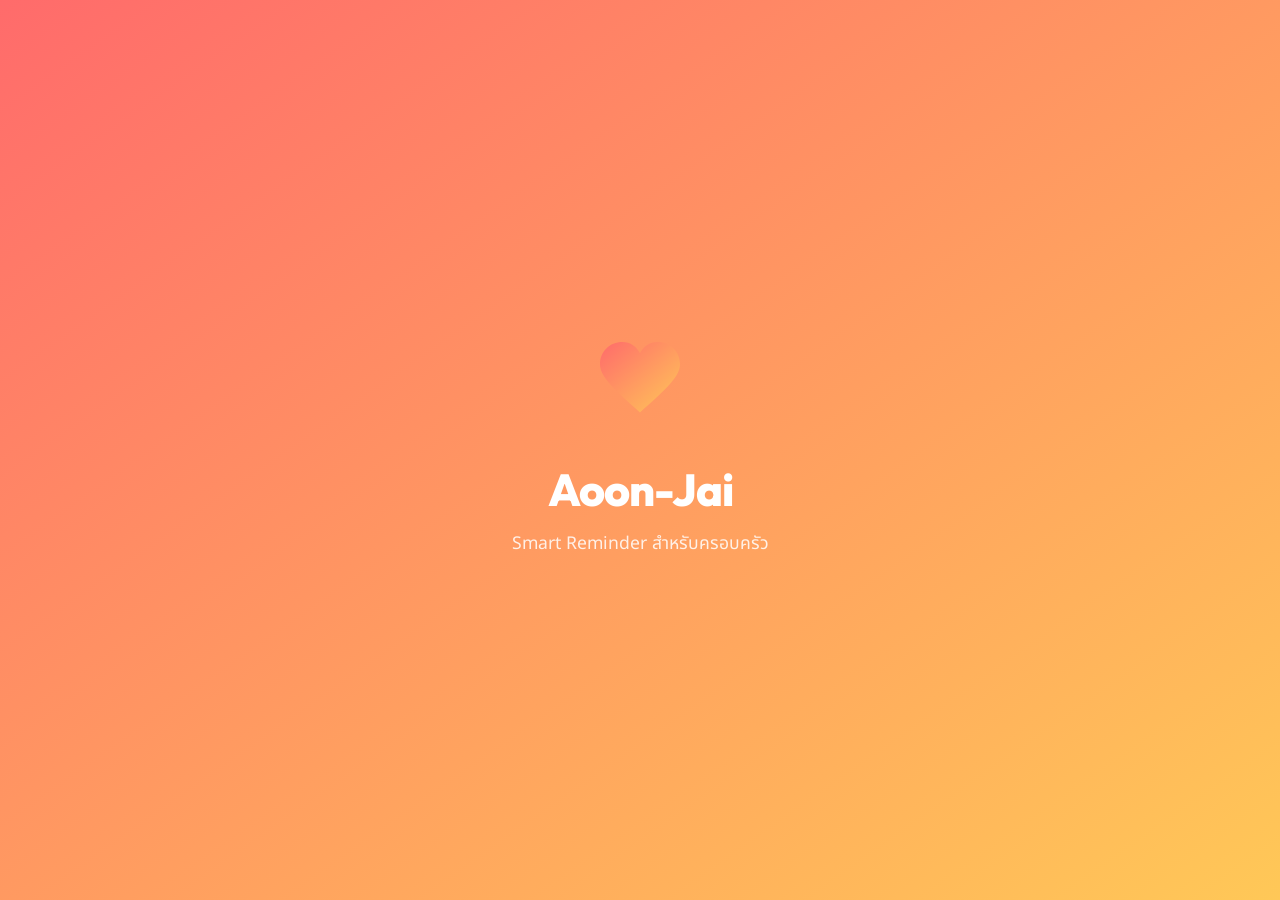
<file: indexww.html>
<!DOCTYPE html>
<html lang="th">

<head>
    <meta charset="UTF-8">
    <meta name="viewport" content="width=device-width, initial-scale=1.0">
    <title>Aoon-Jai — Family Care</title>
    <meta name="description"
        content="Aoon-Jai Smart Reminder connects Thai families with elderly parents to manage schedules and send love.">
    <link rel="preconnect" href="https://fonts.googleapis.com">
    <link rel="preconnect" href="https://fonts.gstatic.com" crossorigin>
    <link
        href="https://fonts.googleapis.com/css2?family=Outfit:wght@300;400;500;600;700;800&family=Noto+Sans+Thai:wght@300;400;500;600;700&display=swap"
        rel="stylesheet">
    <link rel="stylesheet" href="styles.css">
    <link rel="stylesheet" href="schedule.css">
</head>

<body>
    <!-- ===== SPLASH SCREEN ===== -->
    <div id="splash-screen" class="splash">
        <div class="splash-content">
            <div class="splash-heart" id="splash-heart">
                <svg viewBox="0 0 100 100" width="80" height="80">
                    <path
                        d="M50 88 C25 65, 0 45, 0 28 C0 12, 12 0, 28 0 C38 0, 46 6, 50 14 C54 6, 62 0, 72 0 C88 0, 100 12, 100 28 C100 45, 75 65, 50 88Z"
                        fill="url(#heartGrad)" />
                    <defs>
                        <linearGradient id="heartGrad" x1="0" y1="0" x2="1" y2="1">
                            <stop offset="0%" stop-color="#FF6B6B" />
                            <stop offset="100%" stop-color="#FFC857" />
                        </linearGradient>
                    </defs>
                </svg>
            </div>
            <h1 class="splash-title">Aoon-Jai</h1>
            <p class="splash-subtitle">Smart Reminder สำหรับครอบครัว</p>
        </div>
    </div>

    <!-- ===== MAIN APP ===== -->
    <div id="app" class="app hidden">

        <!-- TOP NAV -->
        <nav class="top-nav care-nav">
            <div class="nav-center">
                <span class="nav-title">การดูแลครอบครัว</span>
            </div>
            <div class="nav-right">
                <button class="bell-btn" aria-label="Notifications">
                    <svg width="24" height="24" viewBox="0 0 24 24" fill="none" stroke="currentColor" stroke-width="2"
                        stroke-linecap="round" stroke-linejoin="round">
                        <path d="M18 8A6 6 0 0 0 6 8c0 7-3 9-3 9h18s-3-2-3-9"></path>
                        <path d="M13.73 21a2 2 0 0 1-3.46 0"></path>
                    </svg>
                </button>
            </div>
        </nav>

        <!-- ===== HOME TAB: CARE DASHBOARD ===== -->
        <div id="tab-home" class="tab-content active">
            <!-- PARENT SUMMARY CARD (Aoonjai Style) -->
            <section class="home-header-bg">
                <div
                    style="font-family:'Noto Serif Thai',serif; font-size:22px; font-weight:700; color:white; margin-bottom:4px;">
                    สวัสดีตอนเช้า 🌤️
                </div>
                <div style="font-size:12px; color:rgba(255,255,255,.5); margin-bottom:14px;">
                    พุธที่ 11 มีนาคม 2569
                </div>
                <div class="elder-card">
                    <div class="elder-ava">👵</div>
                    <div class="elder-detail">
                        <div class="en">คุณยายสมศรี</div>
                        <div class="es">
                            <div class="online-dot"></div>
                            อุปกรณ์ออนไลน์ · ตื่นแล้ว 06:12 น.
                        </div>
                    </div>
                    <div class="elder-chat-btn"
                        onclick="document.querySelector('.bnav-item[data-tab=\'chat\']').click()">
                        <div style="font-size:11px; color:white; font-weight:600;">💬 แชท</div>
                    </div>
                </div>
            </section>

            <div class="home-body">
                <!-- ALERT -->
                <div class="alert-banner">
                    <div class="ab-icon">⚠️</div>
                    <div class="ab-text">
                        <div class="at">ยังไม่ได้ยืนยันการทานยา</div>
                        <div class="as">ยากลางวัน 12:00 น. — ไม่มีการตอบสนอง</div>
                    </div>
                    <div class="ab-arr">›</div>
                </div>

                <!-- STATS -->
                <div class="sec-head">
                    <div class="sec-title">📊 สรุปวันนี้</div>
                </div>
                <div class="stat-row">
                    <div class="stat-pill">
                        <div class="stat-pill-top">
                            <div class="sp-icon or">💊</div>
                            <div class="sp-badge badge-warn">3/4</div>
                        </div>
                        <div class="sp-num">75%</div>
                        <div class="sp-label">ทานยาครบ</div>
                    </div>
                    <div class="stat-pill">
                        <div class="stat-pill-top">
                            <div class="sp-icon gr">🤸</div>
                            <div class="sp-badge badge-ok">ทำแล้ว</div>
                        </div>
                        <div class="sp-num">1/2</div>
                        <div class="sp-label">ออกกำลังกาย</div>
                    </div>
                    <div class="stat-pill" onclick="document.querySelector('.bnav-item[data-tab=\'chat\']').click()">
                        <div class="stat-pill-top">
                            <div class="sp-icon re">🎙️</div>
                            <div class="sp-badge badge-alert">ใหม่!</div>
                        </div>
                        <div class="sp-num">2</div>
                        <div class="sp-label">ข้อความจากยาย</div>
                    </div>
                    <div class="stat-pill">
                        <div class="stat-pill-top">
                            <div class="sp-icon bl">📅</div>
                            <div class="sp-badge badge-warn">พรุ่งนี้</div>
                        </div>
                        <div class="sp-num">1</div>
                        <div class="sp-label">นัดหมาย</div>
                    </div>
                </div>

                <!-- TIMELINE -->
                <div class="sec-head mt8">
                    <div class="sec-title">📋 กิจวัตรวันนี้</div>
                    <div class="sec-more">ดูทั้งหมด</div>
                </div>
                <div class="tl">
                    <div class="tl-row">
                        <div class="tl-t">07:00</div>
                        <div class="tl-d done">✓</div>
                        <div class="tl-c done">
                            <div class="tl-name">💊 ทานยาเช้า</div>
                            <div class="tl-sub">Amlodipine + Vitamin D</div>
                            <div class="tl-tag t-done">ยืนยันแล้ว 07:04 น.</div>
                        </div>
                    </div>
                    <div class="tl-row">
                        <div class="tl-t">09:30</div>
                        <div class="tl-d done">✓</div>
                        <div class="tl-c done">
                            <div class="tl-name">🤸 ออกกำลังกาย</div>
                            <div class="tl-sub">ยืดเส้น 15 นาที</div>
                            <div class="tl-tag t-done">ยืนยันแล้ว 09:47 น.</div>
                        </div>
                    </div>
                    <div class="tl-row">
                        <div class="tl-t">12:00</div>
                        <div class="tl-d miss">✗</div>
                        <div class="tl-c miss">
                            <div class="tl-name">💊 ทานยากลางวัน</div>
                            <div class="tl-sub">Metformin 500mg</div>
                            <div class="tl-tag t-miss">ไม่มีการยืนยัน</div>
                        </div>
                    </div>
                    <div class="tl-row">
                        <div class="tl-t">14:00</div>
                        <div class="tl-d pend">○</div>
                        <div class="tl-c pend">
                            <div class="tl-name">🥛 ดื่มน้ำ</div>
                            <div class="tl-sub">น้ำเปล่าอย่างน้อย 1 แก้ว</div>
                            <div class="tl-tag t-pend">รอการยืนยัน</div>
                        </div>
                    </div>
                    <div class="tl-row">
                        <div class="tl-t">18:00</div>
                        <div class="tl-d up">·</div>
                        <div class="tl-c up">
                            <div class="tl-name">💊 ทานยาเย็น</div>
                            <div class="tl-sub">Amlodipine 5mg</div>
                            <div class="tl-tag t-up">ยังไม่ถึงเวลา</div>
                        </div>
                    </div>
                </div>
            </div>

            <!-- 3 LARGE ACTION BUTTONS -->
            <section class="primary-actions-section">
                <div class="action-grid-3">
                    <button class="btn-large btn-teal" onclick="openActionModal('message')">
                        <svg width="28" height="28" viewBox="0 0 24 24" fill="none" stroke="currentColor"
                            stroke-width="2" stroke-linecap="round" stroke-linejoin="round">
                            <path d="M21 15a2 2 0 0 1-2 2H7l-4 4V5a2 2 0 0 1 2-2h14a2 2 0 0 1 2 2z"></path>
                        </svg>
                        <span>ส่งข้อความ</span>
                    </button>
                    <button class="btn-large btn-coral" onclick="openActionModal('photo')">
                        <svg width="28" height="28" viewBox="0 0 24 24" fill="none" stroke="currentColor"
                            stroke-width="2" stroke-linecap="round" stroke-linejoin="round">
                            <rect x="3" y="3" width="18" height="18" rx="2" ry="2"></rect>
                            <circle cx="8.5" cy="8.5" r="1.5"></circle>
                            <polyline points="21 15 16 10 5 21"></polyline>
                        </svg>
                        <span>ส่งรูปภาพ</span>
                    </button>
                    <button class="btn-large btn-white" onclick="openReminderModal()">
                        <svg width="28" height="28" viewBox="0 0 24 24" fill="none" stroke="currentColor"
                            stroke-width="2" stroke-linecap="round" stroke-linejoin="round">
                            <line x1="12" y1="5" x2="12" y2="19"></line>
                            <line x1="5" y1="12" x2="19" y2="12"></line>
                        </svg>
                        <span>เพิ่มแจ้งเตือน</span>
                    </button>
                </div>
            </section>
        </div>

        <!-- ===== CHAT TAB ===== -->
        <div id="tab-chat" class="tab-content hidden"
            style="height: calc(100vh - 140px); display: flex; flex-direction: column;">
            <div class="chat-header">
                <div class="chat-parent-info">
                    <div class="chat-avatar">👵</div>
                    <div>
                        <div class="chat-name">คุณยายสมศรี</div>
                        <div class="chat-status">🟢 กำลังใช้งาน</div>
                    </div>
                </div>
            </div>

            <div class="chat-messages" id="chat-messages">
                <!-- Chat bubbles go here -->
                <div class="message-bubble received">
                    <div class="bubble-text">สวัสดีจ้า กินข้าวหรือยังลูก?</div>
                    <div class="bubble-time">10:30 AM</div>
                </div>
                <div class="message-bubble sent">
                    <div class="bubble-text">เพิ่งกินเสร็จเลยค่ะคุณยาย คุณยายล่ะคะ?</div>
                    <div class="bubble-time">10:35 AM</div>
                </div>
            </div>

            <div class="chat-input-area">
                <button class="chat-attach-btn" onclick="openActionModal('photo')">
                    <svg width="24" height="24" viewBox="0 0 24 24" fill="none" stroke="currentColor" stroke-width="2">
                        <line x1="12" y1="5" x2="12" y2="19"></line>
                        <line x1="5" y1="12" x2="19" y2="12"></line>
                    </svg>
                </button>
                <div class="chat-input-wrap">
                    <input type="text" id="chat-input-text" placeholder="พิมพ์ข้อความ..." class="chat-input">
                    <button class="chat-mic-btn" onclick="openActionModal('voice')">
                        <svg width="20" height="20" viewBox="0 0 24 24" fill="none" stroke="currentColor"
                            stroke-width="2">
                            <path d="M12 1a3 3 0 0 0-3 3v8a3 3 0 0 0 6 0V4a3 3 0 0 0-3-3z"></path>
                            <path d="M19 10v2a7 7 0 0 1-14 0v-2"></path>
                            <line x1="12" y1="19" x2="12" y2="23"></line>
                            <line x1="8" y1="23" x2="16" y2="23"></line>
                        </svg>
                    </button>
                </div>
                <button class="chat-send-btn" onclick="sendChatMessage()">
                    <svg width="20" height="20" viewBox="0 0 24 24" fill="none" class="send-icon" stroke="currentColor"
                        stroke-width="2">
                        <line x1="22" y1="2" x2="11" y2="13"></line>
                        <polygon points="22 2 15 22 11 13 2 9 22 2"></polygon>
                    </svg>
                </button>
            </div>
        </div>

        <!-- ===== CALENDAR TAB (Reminders) ===== -->
        <div id="tab-calendar" class="tab-content hidden">
            <div class="app-header" style="background: var(--coral); padding: 16px 20px; color: white;">
                <div class="header-row" style="display:flex; justify-content:space-between; align-items:center;">
                    <div class="header-title">
                        <div style="font-family:'Noto Serif Thai',serif; font-size:18px; font-weight:700;">⏰
                            การแจ้งเตือน</div>
                        <div class="header-subtitle" style="font-size:12px; opacity:0.8;">คุณยายสมศรี</div>
                    </div>
                </div>
            </div>
            <div class="scroll-area">
                <div class="remind-body">
                    <div class="remind-section">
                        <div class="remind-sec-title">ยา & สุขภาพ</div>
                        <div class="remind-list">
                            <div class="remind-item">
                                <div class="ri-ic ri-med2">💊</div>
                                <div class="ri-info">
                                    <div class="ri-name">ยาเช้า (Amlodipine + Vit D)</div>
                                    <div class="ri-time">ทุกวัน · 07:00 น.</div>
                                </div>
                                <div class="toggle" onclick="this.classList.toggle('off')">
                                    <div class="toggle-k"></div>
                                </div>
                            </div>
                            <div class="remind-item">
                                <div class="ri-ic ri-med2">💊</div>
                                <div class="ri-info">
                                    <div class="ri-name">ยากลางวัน (Metformin)</div>
                                    <div class="ri-time">ทุกวัน · 12:00 น.</div>
                                </div>
                                <div class="toggle" onclick="this.classList.toggle('off')">
                                    <div class="toggle-k"></div>
                                </div>
                            </div>
                            <div class="remind-item">
                                <div class="ri-ic ri-med2">💊</div>
                                <div class="ri-info">
                                    <div class="ri-name">ยาเย็น (Amlodipine)</div>
                                    <div class="ri-time">ทุกวัน · 18:00 น.</div>
                                </div>
                                <div class="toggle" onclick="this.classList.toggle('off')">
                                    <div class="toggle-k"></div>
                                </div>
                            </div>
                        </div>
                    </div>
                    <div class="remind-section">
                        <div class="remind-sec-title">กิจวัตรประจำวัน</div>
                        <div class="remind-list">
                            <div class="remind-item">
                                <div class="ri-ic ri-wat">🥛</div>
                                <div class="ri-info">
                                    <div class="ri-name">ดื่มน้ำ</div>
                                    <div class="ri-time">ทุกวัน · 08:00, 14:00, 19:00 น.</div>
                                </div>
                                <div class="toggle" onclick="this.classList.toggle('off')">
                                    <div class="toggle-k"></div>
                                </div>
                            </div>
                            <div class="remind-item">
                                <div class="ri-ic ri-exe">🤸</div>
                                <div class="ri-info">
                                    <div class="ri-name">ออกกำลังกาย — ยืดเส้น</div>
                                    <div class="ri-time">จันทร์–ศุกร์ · 09:30 น.</div>
                                </div>
                                <div class="toggle" onclick="this.classList.toggle('off')">
                                    <div class="toggle-k"></div>
                                </div>
                            </div>
                        </div>
                    </div>
                    <div class="remind-section">
                        <div class="remind-sec-title">นัดหมาย</div>
                        <div class="remind-list">
                            <div class="remind-item">
                                <div class="ri-ic ri-apt">🏥</div>
                                <div class="ri-info">
                                    <div class="ri-name">พบแพทย์ รพ.ขอนแก่น</div>
                                    <div class="ri-time">12 มี.ค. 2569 · 09:00 น.</div>
                                </div>
                                <div class="toggle" onclick="this.classList.toggle('off')">
                                    <div class="toggle-k"></div>
                                </div>
                            </div>
                        </div>
                    </div>
                    <button class="add-remind-btn" onclick="openReminderModal()">➕ เพิ่มการแจ้งเตือนใหม่</button>
                </div>
            </div>
        </div>

        <!-- ===== ACTIVITY TAB ===== -->
        <div id="tab-activity" class="tab-content hidden">
            <div class="app-header" style="background: var(--teal-soft); padding: 16px 20px; color: var(--teal-dark);">
                <div class="header-row">
                    <div class="header-title">
                        <div style="font-family:'Noto Serif Thai',serif; font-size:18px; font-weight:700;">📊
                            รายงานสุขภาพ</div>
                        <div class="header-subtitle" style="font-size:12px; opacity:0.8;">7 วันย้อนหลัง</div>
                    </div>
                </div>
            </div>
            <div class="scroll-area">
                <div class="stats-body">
                    <div class="stat-big-card">
                        <div class="sbc-title">💊 การรับประทานยา</div>
                        <div class="prog-row">
                            <div class="prog-item">
                                <div class="prog-top">
                                    <span class="prog-label">ยาเช้า</span>
                                    <span class="prog-val g">85%</span>
                                </div>
                                <div class="prog-bar">
                                    <div class="prog-fill " style="width:85%; background: var(--teal);"></div>
                                </div>
                            </div>
                            <div class="prog-item">
                                <div class="prog-top">
                                    <span class="prog-label">ยากลางวัน</span>
                                    <span class="prog-val o">57%</span>
                                </div>
                                <div class="prog-bar">
                                    <div class="prog-fill " style="width:57%; background: var(--gold);"></div>
                                </div>
                            </div>
                            <div class="prog-item">
                                <div class="prog-top">
                                    <span class="prog-label">ยาเย็น</span>
                                    <span class="prog-val g">100%</span>
                                </div>
                                <div class="prog-bar">
                                    <div class="prog-fill " style="width:100%; background: var(--teal);"></div>
                                </div>
                            </div>
                        </div>
                    </div>

                    <div class="stat-big-card">
                        <div class="sbc-title">🤸 การออกกำลังกาย</div>
                        <div class="prog-row">
                            <div class="prog-item">
                                <div class="prog-top">
                                    <span class="prog-label">5 วันที่ผ่านมา (จ-ศ)</span>
                                    <span class="prog-val o">60%</span>
                                </div>
                                <div class="prog-bar">
                                    <div class="prog-fill" style="width:60%; background: var(--gold);"></div>
                                </div>
                            </div>
                        </div>
                        <div class="bar-chart" style="margin-top:16px;">
                            <div class="bc-col">
                                <div class="bc-bar" style="height:50px;background:var(--teal);"></div>
                                <div class="bc-label">จ</div>
                            </div>
                            <div class="bc-col">
                                <div class="bc-bar" style="height:40px;background:var(--teal);"></div>
                                <div class="bc-label">อ</div>
                            </div>
                            <div class="bc-col">
                                <div class="bc-bar" style="height:20px;background:var(--gold);"></div>
                                <div class="bc-label">พ</div>
                            </div>
                            <div class="bc-col">
                                <div class="bc-bar" style="height:46px;background:var(--teal);"></div>
                                <div class="bc-label">พฤ</div>
                            </div>
                            <div class="bc-col">
                                <div class="bc-bar" style="height:12px;background:var(--coral);"></div>
                                <div class="bc-label">ศ</div>
                            </div>
                            <div class="bc-col">
                                <div class="bc-bar" style="height:44px;background:var(--teal);"></div>
                                <div class="bc-label">ส</div>
                            </div>
                            <div class="bc-col">
                                <div class="bc-bar" style="height:30px;background:var(--gold);"></div>
                                <div class="bc-label" style="font-weight:700;">วันนี้</div>
                            </div>
                        </div>
                    </div>

                    <div class="stat-big-card">
                        <div class="sbc-title">🥛 การดื่มน้ำ</div>
                        <div class="prog-row">
                            <div class="prog-item">
                                <div class="prog-top">
                                    <span class="prog-label">สัปดาห์นี้</span>
                                    <span class="prog-val g">92%</span>
                                </div>
                                <div class="prog-bar">
                                    <div class="prog-fill" style="width:92%; background: var(--teal);"></div>
                                </div>
                            </div>
                        </div>
                    </div>

                    <div class="stat-big-card"
                        style="background:rgba(255,107,107,.06); border-color:rgba(255,107,107,.25);">
                        <div class="sbc-title" style="color:var(--coral);">⚠️ ต้องติดตาม</div>
                        <div style="font-size:13px; color:var(--text-color); line-height:1.7;">
                            • ยากลางวัน — พลาดบ่อยที่สุด<br>
                            • วันศุกร์ — ไม่ออกกำลังกาย<br>
                            • แนะนำ: โทรหาคุณยาย 12:00 น.
                        </div>
                    </div>
                </div>
            </div>
        </div>

        <!-- ===== BOTTOM NAV ===== -->
        <nav class="bottom-nav" id="bottom-nav">
            <button class="bnav-item active" data-tab="home" aria-label="Dashboard">
                <div class="nav-icon-wrap">
                    <svg width="24" height="24" viewBox="0 0 24 24" fill="none" stroke="currentColor" stroke-width="2">
                        <path d="M3 9l9-7 9 7v11a2 2 0 0 1-2 2H5a2 2 0 0 1-2-2z"></path>
                        <polyline points="9 22 9 12 15 12 15 22"></polyline>
                    </svg>
                </div>
                <span>หน้าแรก</span>
            </button>
            <button class="bnav-item" data-tab="chat" aria-label="Chat">
                <div class="nav-icon-wrap" style="position:relative;">
                    <svg width="24" height="24" viewBox="0 0 24 24" fill="none" stroke="currentColor" stroke-width="2">
                        <path d="M21 15a2 2 0 0 1-2 2H7l-4 4V5a2 2 0 0 1 2-2h14a2 2 0 0 1 2 2z"></path>
                    </svg>
                    <div class="nav-badge">2</div>
                </div>
                <span>แชท</span>
            </button>
            <button class="bnav-item" data-tab="calendar" aria-label="Reminders">
                <div class="nav-icon-wrap">
                    <svg width="24" height="24" viewBox="0 0 24 24" fill="none" stroke="currentColor" stroke-width="2">
                        <circle cx="12" cy="12" r="10"></circle>
                        <polyline points="12 6 12 12 16 14"></polyline>
                    </svg>
                </div>
                <span>แจ้งเตือน</span>
            </button>
            <button class="bnav-item" data-tab="activity" aria-label="Stats">
                <div class="nav-icon-wrap">
                    <svg width="24" height="24" viewBox="0 0 24 24" fill="none" stroke="currentColor" stroke-width="2">
                        <line x1="18" y1="20" x2="18" y2="10"></line>
                        <line x1="12" y1="20" x2="12" y2="4"></line>
                        <line x1="6" y1="20" x2="6" y2="14"></line>
                    </svg>
                </div>
                <span>รายงาน</span>
            </button>
        </nav>
    </div>

    <!-- ===== UPLOAD MODAL ===== -->
    <div class="modal-overlay" id="upload-modal" role="dialog" aria-modal="true" aria-label="Upload content">
        <div class="modal-sheet">
            <div class="modal-handle"></div>
            <div class="modal-header">
                <h3 class="modal-title" id="modal-title">ส่งข้อความ</h3>
                <button class="modal-close" id="modal-close" aria-label="Close">&times;</button>
            </div>

            <div class="modal-body">
                <!-- PHOTO UPLOAD -->
                <div class="upload-zone" id="upload-zone">
                    <div class="upload-zone-inner" id="upload-drop-zone">
                        <div class="upload-icon">
                            <svg width="48" height="48" viewBox="0 0 24 24" fill="none" stroke="currentColor"
                                stroke-width="1.5">
                                <path d="M21 15v4a2 2 0 0 1-2 2H5a2 2 0 0 1-2-2v-4" />
                                <polyline points="17 8 12 3 7 8" />
                                <line x1="12" y1="3" x2="12" y2="15" />
                            </svg>
                        </div>
                        <p class="upload-text">แตะเพื่อเลือกรูปภาพ</p>
                        <p class="upload-hint">รองรับ JPG, PNG (สูงสุด 10MB)</p>
                        <input type="file" id="file-input" accept="image/*" class="sr-only">
                    </div>
                </div>

                <!-- PREVIEW -->
                <div class="preview-area hidden" id="preview-area">
                    <img id="preview-img" class="preview-img hidden" alt="Preview">
                </div>

                <!-- CAPTION -->
                <div class="caption-area" id="caption-area">
                    <textarea class="caption-input" id="caption-input" placeholder="เขียนข้อความที่นี่..." rows="3"
                        maxlength="200"></textarea>
                    <div class="caption-counter"><span id="char-count">0</span>/200</div>
                </div>
            </div>

            <div class="modal-footer" style="justify-content: flex-end;">
                <button class="send-btn" id="send-btn">
                    ส่งเลย
                    <svg width="18" height="18" viewBox="0 0 24 24" fill="none" stroke="currentColor" stroke-width="2">
                        <line x1="22" y1="2" x2="11" y2="13" />
                        <polygon points="22 2 15 22 11 13 2 9 22 2" />
                    </svg>
                </button>
            </div>
        </div>
    </div>

    <!-- ===== ADD REMINDER MODAL ===== -->
    <div class="modal-overlay" id="reminder-modal" role="dialog" aria-modal="true">
        <div class="modal-sheet schedule-sheet">
            <div class="modal-handle"></div>
            <div class="modal-header">
                <h3 class="modal-title">เพิ่มแจ้งเตือนใหม่</h3>
                <button class="modal-close reminder-close" aria-label="Close">&times;</button>
            </div>
            <div class="modal-body">
                <div class="schedule-form">
                    <div class="schedule-field">
                        <label>📝 หัวข้อแจ้งเตือน</label>
                        <input type="text" id="remind-title" class="schedule-input" placeholder="เช่น ทานยาหลังอาหาร">
                    </div>
                    <div class="schedule-field">
                        <label>📅 วันที่</label>
                        <input type="date" id="remind-date" class="schedule-input">
                    </div>
                    <div class="schedule-field">
                        <label>⏰ เวลา</label>
                        <input type="time" id="remind-time" class="schedule-input" value="08:00">
                    </div>
                    <div class="schedule-field flex-row">
                        <label>🔄 แจ้งเตือนทุกวัน</label>
                        <input type="checkbox" id="remind-repeat" style="width:20px;height:20px;">
                    </div>
                </div>
            </div>
            <div class="modal-footer">
                <button class="send-btn schedule-confirm" onclick="saveReminder()">
                    ✅ บันทึกแจ้งเตือน
                </button>
            </div>
        </div>
    </div>

    <!-- ===== TOAST ===== -->
    <div class="toast" id="toast" role="alert" aria-live="polite">
        <span class="toast-icon" id="toast-icon">❤️</span>
        <span class="toast-text" id="toast-text">สำเร็จ!</span>
    </div>

    <script src="app.js"></script>
</body>

</html>
</file>
<file: styles.css>
/* ============================================================
   Aoon-Jai Family MVP — Warm Embrace Design System
   ============================================================
   Palette: Coral + Gold + Cream (emotional warmth)
   Typography: Outfit + Noto Sans Thai
   Geometry: Rounded 20-32px (friendly, not tech)
   Motion: Spring physics, staggered reveals
   ============================================================ */

/* ── RESET & FOUNDATION ── */
*,
*::before,
*::after {
    margin: 0;
    padding: 0;
    box-sizing: border-box;
}

:root {
    /* Warm Palette */
    --coral: #FF6B6B;
    --coral-dark: #E85555;
    --coral-light: #FF8A8A;
    --gold: #FFC857;
    --gold-dark: #E6B04E;
    --cream: #FFF8F0;
    --cream-dark: #FFF0E0;
    --warm-white: #FFFDF9;
    --warm-gray-50: #FAF7F3;
    --warm-gray-100: #F0EBE4;
    --warm-gray-200: #E0D8CE;
    --warm-gray-300: #C4B8AA;
    --warm-gray-400: #A89A8A;
    --warm-gray-500: #8C7E6E;
    --warm-gray-600: #6B5E50;
    --warm-gray-700: #4A3F34;
    --warm-gray-800: #2E261E;
    --teal-soft: #4ECDC4;
    --teal-dark: #3AB5AD;
    --peach: #FFB5A7;
    --rose: #F28585;
    --success: #6BCB77;
    --warning: #FFD93D;

    /* Spacing (8pt grid) */
    --space-xs: 4px;
    --space-sm: 8px;
    --space-md: 16px;
    --space-lg: 24px;
    --space-xl: 32px;
    --space-2xl: 48px;
    --space-3xl: 64px;

    /* Typography */
    --font-main: 'Outfit', 'Noto Sans Thai', system-ui, sans-serif;
    --font-thai: 'Noto Sans Thai', 'Outfit', system-ui, sans-serif;

    /* Radius */
    --radius-sm: 12px;
    --radius-md: 20px;
    --radius-lg: 28px;
    --radius-full: 9999px;

    /* Shadows */
    --shadow-sm: 0 2px 8px rgba(110, 80, 50, 0.06);
    --shadow-md: 0 4px 20px rgba(110, 80, 50, 0.08);
    --shadow-lg: 0 8px 40px rgba(110, 80, 50, 0.12);
    --shadow-glow: 0 0 30px rgba(255, 107, 107, 0.25);

    /* Transitions */
    --ease-spring: cubic-bezier(0.34, 1.56, 0.64, 1);
    --ease-smooth: cubic-bezier(0.4, 0, 0.2, 1);
    --duration-fast: 200ms;
    --duration-normal: 350ms;
    --duration-slow: 600ms;
}

@media (prefers-reduced-motion: reduce) {

    *,
    *::before,
    *::after {
        animation-duration: 0.01ms !important;
        animation-iteration-count: 1 !important;
        transition-duration: 0.01ms !important;
    }
}

html {
    font-size: 16px;
    -webkit-font-smoothing: antialiased;
    -moz-osx-font-smoothing: grayscale;
}

body {
    font-family: var(--font-thai);
    background: var(--cream);
    color: var(--warm-gray-700);
    line-height: 1.6;
    overflow-x: hidden;
    min-height: 100vh;
    min-height: 100dvh;
}

.sr-only {
    position: absolute;
    width: 1px;
    height: 1px;
    padding: 0;
    margin: -1px;
    overflow: hidden;
    clip: rect(0, 0, 0, 0);
    white-space: nowrap;
    border: 0;
}

.hidden {
    display: none !important;
}

/* ── SPLASH SCREEN ── */
.splash {
    position: fixed;
    inset: 0;
    z-index: 9999;
    background: linear-gradient(145deg, var(--coral) 0%, var(--gold) 100%);
    display: flex;
    align-items: center;
    justify-content: center;
    transition: opacity 0.6s var(--ease-smooth), transform 0.6s var(--ease-smooth);
}

.splash.fade-out {
    opacity: 0;
    transform: scale(1.05);
    pointer-events: none;
}

.splash-content {
    text-align: center;
    animation: splashEntry 0.8s var(--ease-spring) forwards;
}

.splash-heart {
    margin-bottom: var(--space-lg);
    animation: heartBeat 1.2s ease-in-out infinite;
}

.splash-title {
    font-family: var(--font-main);
    font-size: 2.8rem;
    font-weight: 800;
    color: #fff;
    letter-spacing: -1px;
    margin-bottom: var(--space-xs);
}

.splash-subtitle {
    font-size: 1.1rem;
    color: rgba(255, 255, 255, 0.85);
    font-weight: 400;
}

@keyframes splashEntry {
    from {
        opacity: 0;
        transform: translateY(30px) scale(0.9);
    }

    to {
        opacity: 1;
        transform: translateY(0) scale(1);
    }
}

@keyframes heartBeat {

    0%,
    100% {
        transform: scale(1);
    }

    15% {
        transform: scale(1.15);
    }

    30% {
        transform: scale(1);
    }

    45% {
        transform: scale(1.1);
    }
}

/* ── APP SHELL ── */
.app {
    max-width: 480px;
    margin: 0 auto;
    min-height: 100vh;
    min-height: 100dvh;
    padding-bottom: 80px;
    position: relative;
}

.app.visible {
    animation: appFadeIn 0.5s var(--ease-smooth) forwards;
}

@keyframes appFadeIn {
    from {
        opacity: 0;
    }

    to {
        opacity: 1;
    }
}

/* ── TOP NAV ── */
.top-nav {
    display: flex;
    align-items: center;
    justify-content: space-between;
    padding: var(--space-md) var(--space-lg);
    background: var(--warm-white);
    position: sticky;
    top: 0;
    z-index: 100;
    border-bottom: 1px solid var(--warm-gray-100);
}

.nav-left {
    display: flex;
    align-items: center;
    gap: var(--space-sm);
}

.nav-heart-icon {
    display: flex;
    animation: heartBeat 2s ease-in-out infinite;
}

.nav-brand {
    font-family: var(--font-main);
    font-size: 1.3rem;
    font-weight: 700;
    background: linear-gradient(135deg, var(--coral), var(--gold));
    -webkit-background-clip: text;
    -webkit-text-fill-color: transparent;
    background-clip: text;
}

.nav-right {
    display: flex;
    align-items: center;
    gap: var(--space-md);
}

.streak-badge {
    display: flex;
    align-items: center;
    gap: 4px;
    background: var(--cream-dark);
    padding: 6px 14px;
    border-radius: var(--radius-full);
    font-weight: 600;
    font-size: 0.9rem;
    animation: streakPop 0.6s var(--ease-spring);
}

.streak-fire {
    font-size: 1.1rem;
}

.nav-avatar {
    width: 36px;
    height: 36px;
    border-radius: var(--radius-full);
    background: linear-gradient(135deg, var(--coral), var(--gold));
    border: none;
    color: #fff;
    font-weight: 700;
    font-size: 0.95rem;
    cursor: pointer;
    transition: transform var(--duration-fast) var(--ease-spring);
}

.nav-avatar:hover {
    transform: scale(1.1);
}

@keyframes streakPop {
    0% {
        transform: scale(0);
        opacity: 0;
    }

    60% {
        transform: scale(1.1);
    }

    100% {
        transform: scale(1);
        opacity: 1;
    }
}

/* ── PARENT CARD ── */
.parent-section {
    padding: var(--space-lg) var(--space-lg) 0;
}

.parent-card {
    background: var(--warm-white);
    border-radius: var(--radius-lg);
    padding: var(--space-lg);
    display: flex;
    align-items: center;
    gap: var(--space-md);
    box-shadow: var(--shadow-md);
    position: relative;
    overflow: hidden;
    animation: cardSlideUp 0.5s var(--ease-spring) 0.1s both;
}

.parent-card::before {
    content: '';
    position: absolute;
    top: 0;
    left: 0;
    right: 0;
    height: 4px;
    background: linear-gradient(90deg, var(--coral), var(--gold), var(--teal-soft));
}

.parent-avatar-ring {
    position: relative;
    flex-shrink: 0;
}

.parent-avatar {
    width: 56px;
    height: 56px;
    border-radius: var(--radius-full);
    background: var(--cream-dark);
    display: flex;
    align-items: center;
    justify-content: center;
    font-size: 2rem;
    border: 3px solid var(--warm-white);
    box-shadow: 0 0 0 2px var(--coral-light);
}

.status-dot {
    position: absolute;
    bottom: 2px;
    right: 2px;
    width: 14px;
    height: 14px;
    border-radius: var(--radius-full);
    border: 3px solid var(--warm-white);
}

.status-dot.active {
    background: var(--success);
    animation: statusPulse 2s ease-in-out infinite;
}

@keyframes statusPulse {

    0%,
    100% {
        box-shadow: 0 0 0 0 rgba(107, 203, 119, 0.4);
    }

    50% {
        box-shadow: 0 0 0 5px rgba(107, 203, 119, 0);
    }
}

.parent-info {
    flex: 1;
    min-width: 0;
}

.parent-name {
    font-size: 1.15rem;
    font-weight: 700;
    color: var(--warm-gray-800);
    line-height: 1.3;
}

.parent-relation {
    font-size: 0.85rem;
    color: var(--warm-gray-400);
    font-weight: 400;
}

.parent-activity {
    flex-shrink: 0;
}

.activity-pill {
    display: flex;
    align-items: center;
    gap: 4px;
    background: #E8F8E9;
    color: #2E7D32;
    padding: 6px 12px;
    border-radius: var(--radius-full);
    font-size: 0.75rem;
    font-weight: 500;
    white-space: nowrap;
}

.activity-icon {
    font-size: 0.85rem;
}

@keyframes cardSlideUp {
    from {
        opacity: 0;
        transform: translateY(20px);
    }

    to {
        opacity: 1;
        transform: translateY(0);
    }
}

/* ── HEART PULSE ── */
.pulse-section {
    display: flex;
    flex-direction: column;
    align-items: center;
    padding: var(--space-2xl) var(--space-lg);
    animation: cardSlideUp 0.5s var(--ease-spring) 0.2s both;
}

.heart-pulse-btn {
    position: relative;
    width: 100px;
    height: 100px;
    border-radius: var(--radius-full);
    background: linear-gradient(145deg, var(--coral), var(--coral-dark));
    border: none;
    cursor: pointer;
    display: flex;
    align-items: center;
    justify-content: center;
    transition: transform var(--duration-normal) var(--ease-spring);
    box-shadow: var(--shadow-glow);
}

.heart-pulse-btn:hover {
    transform: scale(1.08);
}

.heart-pulse-btn:active {
    transform: scale(0.92);
}

.heart-icon-inner {
    position: relative;
    z-index: 2;
    display: flex;
}

.pulse-ring {
    position: absolute;
    inset: -8px;
    border-radius: var(--radius-full);
    border: 2px solid var(--coral-light);
    opacity: 0;
}

.heart-pulse-btn.pulsing .pulse-ring-1 {
    animation: pulseExpand 1.5s ease-out 0s infinite;
}

.heart-pulse-btn.pulsing .pulse-ring-2 {
    animation: pulseExpand 1.5s ease-out 0.3s infinite;
}

.heart-pulse-btn.pulsing .pulse-ring-3 {
    animation: pulseExpand 1.5s ease-out 0.6s infinite;
}

@keyframes pulseExpand {
    0% {
        transform: scale(0.8);
        opacity: 0.6;
    }

    100% {
        transform: scale(2.2);
        opacity: 0;
    }
}

.pulse-label {
    margin-top: var(--space-md);
    font-size: 0.9rem;
    color: var(--warm-gray-400);
    font-weight: 400;
    transition: all var(--duration-fast);
}

.pulse-label.sent {
    color: var(--coral);
    font-weight: 600;
}

/* ── QUICK ACTIONS ── */
.actions-section {
    padding: 0 var(--space-lg);
    animation: cardSlideUp 0.5s var(--ease-spring) 0.3s both;
}

.section-title {
    font-size: 1rem;
    font-weight: 700;
    color: var(--warm-gray-700);
    margin-bottom: var(--space-md);
}

.action-grid {
    display: grid;
    grid-template-columns: repeat(4, 1fr);
    gap: var(--space-sm);
}

.action-card {
    display: flex;
    flex-direction: column;
    align-items: center;
    gap: var(--space-sm);
    padding: var(--space-md) var(--space-sm);
    background: var(--warm-white);
    border: 2px solid transparent;
    border-radius: var(--radius-md);
    cursor: pointer;
    transition: all var(--duration-normal) var(--ease-spring);
    box-shadow: var(--shadow-sm);
}

.action-card:hover {
    transform: translateY(-4px);
    box-shadow: var(--shadow-md);
    border-color: var(--coral-light);
}

.action-card:active {
    transform: translateY(-1px) scale(0.97);
}

.action-icon-wrap {
    width: 52px;
    height: 52px;
    border-radius: var(--radius-sm);
    display: flex;
    align-items: center;
    justify-content: center;
    transition: transform var(--duration-fast) var(--ease-spring);
}

.action-card:hover .action-icon-wrap {
    transform: scale(1.1) rotate(-3deg);
}

.photo-icon {
    background: #FFE8E0;
    color: var(--coral);
}

.voice-icon {
    background: #E0F5F3;
    color: var(--teal-soft);
}

.video-icon {
    background: #FFF3D6;
    color: var(--gold-dark);
}

.text-icon {
    background: #E8E0FF;
    color: #7C6BC4;
}

.action-label {
    font-size: 0.8rem;
    font-weight: 500;
    color: var(--warm-gray-600);
}

/* ── CONTENT FEED ── */
.feed-section {
    padding: var(--space-2xl) var(--space-lg) 0;
    animation: cardSlideUp 0.5s var(--ease-spring) 0.4s both;
}

.feed-header {
    display: flex;
    align-items: center;
    justify-content: space-between;
    margin-bottom: var(--space-md);
}

.filter-btn {
    background: var(--warm-gray-50);
    border: 1px solid var(--warm-gray-200);
    border-radius: var(--radius-full);
    padding: 6px 16px;
    font-size: 0.8rem;
    font-weight: 500;
    color: var(--warm-gray-500);
    cursor: pointer;
    font-family: var(--font-thai);
    transition: background var(--duration-fast);
}

.filter-btn:hover {
    background: var(--warm-gray-100);
}

.feed-list {
    display: flex;
    flex-direction: column;
    gap: var(--space-md);
}

.feed-item {
    background: var(--warm-white);
    border-radius: var(--radius-md);
    padding: var(--space-md);
    box-shadow: var(--shadow-sm);
    display: flex;
    gap: var(--space-md);
    align-items: flex-start;
    animation: feedItemIn 0.4s var(--ease-spring) both;
    transition: transform var(--duration-fast) var(--ease-spring);
}

.feed-item:hover {
    transform: translateX(4px);
}

.feed-thumb {
    width: 64px;
    height: 64px;
    border-radius: var(--radius-sm);
    flex-shrink: 0;
    display: flex;
    align-items: center;
    justify-content: center;
    font-size: 1.6rem;
    position: relative;
    overflow: hidden;
}

.feed-thumb.photo {
    background: linear-gradient(135deg, #FFE8E0, #FFDAD1);
}

.feed-thumb.voice {
    background: linear-gradient(135deg, #E0F5F3, #C8EDE9);
}

.feed-thumb.video {
    background: linear-gradient(135deg, #FFF3D6, #FFE9B5);
}

.feed-thumb.pulse {
    background: linear-gradient(135deg, #FFE0E0, #FFD0D0);
}

.feed-body {
    flex: 1;
    min-width: 0;
}

.feed-caption {
    font-size: 0.9rem;
    font-weight: 500;
    color: var(--warm-gray-700);
    margin-bottom: 4px;
    line-height: 1.4;
}

.feed-meta {
    display: flex;
    align-items: center;
    gap: var(--space-sm);
    font-size: 0.75rem;
    color: var(--warm-gray-400);
}

.feed-status {
    display: inline-flex;
    align-items: center;
    gap: 3px;
    padding: 2px 8px;
    border-radius: var(--radius-full);
    font-size: 0.7rem;
    font-weight: 600;
}

.feed-status.viewed {
    background: #E8F8E9;
    color: #2E7D32;
}

.feed-status.sent {
    background: #E3F2FD;
    color: #1565C0;
}

.feed-status.scheduled {
    background: #FFF8E1;
    color: #F57F17;
}

@keyframes feedItemIn {
    from {
        opacity: 0;
        transform: translateY(12px);
    }

    to {
        opacity: 1;
        transform: translateY(0);
    }
}

/* ── ACTIVITY LOG ── */
.activity-section {
    padding: var(--space-2xl) var(--space-lg) 0;
    animation: cardSlideUp 0.5s var(--ease-spring) 0.5s both;
}

.activity-timeline {
    display: flex;
    flex-direction: column;
    gap: var(--space-md);
}

.activity-day {
    background: var(--warm-white);
    border-radius: var(--radius-md);
    padding: var(--space-md) var(--space-lg);
    box-shadow: var(--shadow-sm);
}

.activity-day-header {
    display: flex;
    align-items: center;
    justify-content: space-between;
    margin-bottom: var(--space-sm);
}

.activity-date {
    font-weight: 600;
    font-size: 0.85rem;
    color: var(--warm-gray-600);
}

.activity-views {
    font-size: 0.85rem;
    font-weight: 600;
    color: var(--success);
}

.activity-events {
    display: flex;
    flex-direction: column;
    gap: 6px;
}

.activity-event {
    display: flex;
    align-items: center;
    gap: var(--space-sm);
    font-size: 0.8rem;
    color: var(--warm-gray-500);
    padding: 6px 0;
    border-bottom: 1px solid var(--warm-gray-50);
}

.activity-event:last-child {
    border-bottom: none;
}

.activity-event-icon {
    font-size: 1rem;
    flex-shrink: 0;
}

.activity-event-time {
    margin-left: auto;
    font-size: 0.72rem;
    color: var(--warm-gray-300);
    flex-shrink: 0;
}

/* ── BOTTOM NAV ── */
.bottom-nav {
    position: fixed;
    bottom: 0;
    left: 50%;
    transform: translateX(-50%);
    width: 100%;
    max-width: 480px;
    display: flex;
    align-items: center;
    justify-content: space-around;
    padding: var(--space-sm) 0;
    padding-bottom: max(var(--space-sm), env(safe-area-inset-bottom));
    background: var(--warm-white);
    border-top: 1px solid var(--warm-gray-100);
    z-index: 100;
}

.bnav-item {
    display: flex;
    flex-direction: column;
    align-items: center;
    gap: 2px;
    background: none;
    border: none;
    cursor: pointer;
    padding: var(--space-sm);
    color: var(--warm-gray-300);
    font-size: 0.65rem;
    font-family: var(--font-thai);
    font-weight: 500;
    transition: color var(--duration-fast), transform var(--duration-fast) var(--ease-spring);
    -webkit-tap-highlight-color: transparent;
}

.bnav-item:hover {
    color: var(--coral);
}

.bnav-item.active {
    color: var(--coral);
}

.bnav-item.active svg {
    transform: scale(1.1);
    filter: drop-shadow(0 2px 4px rgba(255, 107, 107, 0.3));
}

.bnav-item span {
    font-weight: 500;
}

.nav-icon-wrap {
    position: relative;
    display: flex;
    align-items: center;
    justify-content: center;
}

.nav-badge {
    position: absolute;
    top: -4px;
    right: -8px;
    width: 16px;
    height: 16px;
    background: var(--coral);
    border-radius: 50%;
    border: 2px solid #fff;
    font-size: 9px;
    font-weight: 700;
    color: white;
    display: flex;
    align-items: center;
    justify-content: center;
}

/* ── UPLOAD MODAL ── */
.modal-overlay {
    position: fixed;
    inset: 0;
    z-index: 500;
    background: rgba(46, 38, 30, 0.5);
    display: flex;
    align-items: flex-end;
    justify-content: center;
    opacity: 0;
    pointer-events: none;
    transition: opacity var(--duration-normal) var(--ease-smooth);
    backdrop-filter: blur(4px);
}

.modal-overlay.open {
    opacity: 1;
    pointer-events: auto;
}

.modal-sheet {
    background: var(--warm-white);
    border-radius: var(--radius-lg) var(--radius-lg) 0 0;
    width: 100%;
    max-width: 480px;
    max-height: 85vh;
    overflow-y: auto;
    transform: translateY(100%);
    transition: transform var(--duration-slow) var(--ease-spring);
    padding-bottom: max(var(--space-md), env(safe-area-inset-bottom));
}

.modal-overlay.open .modal-sheet {
    transform: translateY(0);
}

.modal-handle {
    width: 40px;
    height: 4px;
    background: var(--warm-gray-200);
    border-radius: var(--radius-full);
    margin: var(--space-sm) auto var(--space-xs);
}

.modal-header {
    display: flex;
    align-items: center;
    justify-content: space-between;
    padding: var(--space-sm) var(--space-lg);
}

.modal-title {
    font-size: 1.1rem;
    font-weight: 700;
    color: var(--warm-gray-800);
}

.modal-close {
    width: 36px;
    height: 36px;
    border-radius: var(--radius-full);
    background: var(--warm-gray-50);
    border: none;
    font-size: 1.4rem;
    color: var(--warm-gray-400);
    cursor: pointer;
    display: flex;
    align-items: center;
    justify-content: center;
    transition: background var(--duration-fast), transform var(--duration-fast) var(--ease-spring);
}

.modal-close:hover {
    background: var(--warm-gray-100);
    transform: rotate(90deg);
}

.modal-body {
    padding: 0 var(--space-lg);
}

/* Upload Zone */
.upload-zone {
    margin-bottom: var(--space-md);
}

.upload-zone-inner {
    border: 2px dashed var(--warm-gray-200);
    border-radius: var(--radius-md);
    padding: var(--space-2xl) var(--space-lg);
    text-align: center;
    cursor: pointer;
    transition: all var(--duration-normal) var(--ease-smooth);
    background: var(--warm-gray-50);
}

.upload-zone-inner:hover {
    border-color: var(--coral-light);
    background: #FFF5F3;
}

.upload-zone-inner.dragover {
    border-color: var(--coral);
    background: #FFE8E0;
    transform: scale(1.02);
}

.upload-icon {
    color: var(--warm-gray-300);
    margin-bottom: var(--space-sm);
}

.upload-text {
    font-weight: 600;
    color: var(--warm-gray-600);
    margin-bottom: 4px;
}

.upload-hint {
    font-size: 0.78rem;
    color: var(--warm-gray-400);
}

/* Voice Recorder */
.voice-recorder {
    display: flex;
    flex-direction: column;
    align-items: center;
    padding: var(--space-lg) 0;
}

.recorder-visualizer {
    width: 100%;
    height: 60px;
    display: flex;
    align-items: center;
    justify-content: center;
    margin-bottom: var(--space-md);
}

.visualizer-bars {
    display: flex;
    align-items: center;
    gap: 3px;
    height: 40px;
}

.visualizer-bars span {
    width: 4px;
    height: 8px;
    background: var(--teal-soft);
    border-radius: 2px;
    transition: height 0.1s ease;
}

.visualizer-bars.active span {
    animation: barPulse 0.6s ease-in-out infinite alternate;
}

.visualizer-bars.active span:nth-child(1) {
    animation-delay: 0s;
}

.visualizer-bars.active span:nth-child(2) {
    animation-delay: 0.05s;
}

.visualizer-bars.active span:nth-child(3) {
    animation-delay: 0.1s;
}

.visualizer-bars.active span:nth-child(4) {
    animation-delay: 0.15s;
}

.visualizer-bars.active span:nth-child(5) {
    animation-delay: 0.2s;
}

.visualizer-bars.active span:nth-child(6) {
    animation-delay: 0.25s;
}

.visualizer-bars.active span:nth-child(7) {
    animation-delay: 0.3s;
}

.visualizer-bars.active span:nth-child(8) {
    animation-delay: 0.35s;
}

.visualizer-bars.active span:nth-child(9) {
    animation-delay: 0.3s;
}

.visualizer-bars.active span:nth-child(10) {
    animation-delay: 0.25s;
}

.visualizer-bars.active span:nth-child(11) {
    animation-delay: 0.2s;
}

.visualizer-bars.active span:nth-child(12) {
    animation-delay: 0.15s;
}

.visualizer-bars.active span:nth-child(13) {
    animation-delay: 0.1s;
}

.visualizer-bars.active span:nth-child(14) {
    animation-delay: 0.05s;
}

.visualizer-bars.active span:nth-child(15) {
    animation-delay: 0s;
}

.visualizer-bars.active span:nth-child(16) {
    animation-delay: 0.05s;
}

.visualizer-bars.active span:nth-child(17) {
    animation-delay: 0.1s;
}

.visualizer-bars.active span:nth-child(18) {
    animation-delay: 0.15s;
}

.visualizer-bars.active span:nth-child(19) {
    animation-delay: 0.2s;
}

.visualizer-bars.active span:nth-child(20) {
    animation-delay: 0.25s;
}

@keyframes barPulse {
    from {
        height: 6px;
    }

    to {
        height: 36px;
    }
}

.recorder-timer {
    font-family: var(--font-main);
    font-size: 2rem;
    font-weight: 700;
    color: var(--warm-gray-700);
    margin-bottom: 4px;
    font-variant-numeric: tabular-nums;
}

.recorder-hint {
    font-size: 0.78rem;
    color: var(--warm-gray-400);
    margin-bottom: var(--space-lg);
}

.record-btn {
    width: 72px;
    height: 72px;
    border-radius: var(--radius-full);
    border: 4px solid var(--warm-gray-200);
    background: var(--warm-white);
    cursor: pointer;
    display: flex;
    align-items: center;
    justify-content: center;
    transition: all var(--duration-normal) var(--ease-spring);
}

.record-btn:hover {
    border-color: var(--coral-light);
}

.record-btn.recording {
    border-color: var(--coral);
}

.record-dot {
    width: 28px;
    height: 28px;
    border-radius: var(--radius-full);
    background: var(--coral);
    transition: all var(--duration-normal) var(--ease-spring);
}

.record-btn.recording .record-dot {
    width: 20px;
    height: 20px;
    border-radius: 4px;
}

.record-label {
    margin-top: var(--space-sm);
    font-size: 0.85rem;
    color: var(--warm-gray-400);
}

/* Preview */
.preview-area {
    margin-bottom: var(--space-md);
    border-radius: var(--radius-md);
    overflow: hidden;
}

.preview-img {
    width: 100%;
    border-radius: var(--radius-md);
    max-height: 300px;
    object-fit: cover;
}

.preview-video {
    width: 100%;
    border-radius: var(--radius-md);
    max-height: 300px;
}

.preview-audio {
    width: 100%;
}

/* Caption */
.caption-area {
    margin-bottom: var(--space-md);
    position: relative;
}

.caption-input {
    width: 100%;
    border: 2px solid var(--warm-gray-100);
    border-radius: var(--radius-sm);
    padding: var(--space-md);
    font-family: var(--font-thai);
    font-size: 0.9rem;
    color: var(--warm-gray-700);
    resize: none;
    transition: border-color var(--duration-fast);
    background: var(--warm-gray-50);
    line-height: 1.5;
}

.caption-input:focus {
    outline: none;
    border-color: var(--coral-light);
    background: var(--warm-white);
}

.caption-input::placeholder {
    color: var(--warm-gray-300);
}

.caption-counter {
    text-align: right;
    font-size: 0.72rem;
    color: var(--warm-gray-300);
    margin-top: 4px;
}

/* Quick Messages */
.quick-messages {
    display: flex;
    flex-wrap: wrap;
    gap: var(--space-sm);
    margin-bottom: var(--space-md);
}

.quick-msg {
    padding: 8px 16px;
    border-radius: var(--radius-full);
    border: 1.5px solid var(--warm-gray-200);
    background: var(--warm-white);
    font-family: var(--font-thai);
    font-size: 0.82rem;
    color: var(--warm-gray-600);
    cursor: pointer;
    transition: all var(--duration-fast) var(--ease-spring);
    white-space: nowrap;
}

.quick-msg:hover {
    background: var(--cream-dark);
    border-color: var(--coral-light);
    color: var(--coral-dark);
    transform: translateY(-2px);
}

.quick-msg:active {
    transform: translateY(0) scale(0.97);
}

/* Modal Footer */
.modal-footer {
    display: flex;
    gap: var(--space-sm);
    padding: var(--space-md) var(--space-lg);
    border-top: 1px solid var(--warm-gray-100);
}

.schedule-btn {
    flex: 1;
    display: flex;
    align-items: center;
    justify-content: center;
    gap: var(--space-sm);
    padding: 14px;
    border-radius: var(--radius-md);
    border: 2px solid var(--warm-gray-200);
    background: var(--warm-white);
    font-family: var(--font-thai);
    font-size: 0.92rem;
    font-weight: 600;
    color: var(--warm-gray-600);
    cursor: pointer;
    transition: all var(--duration-fast);
}

.schedule-btn:hover {
    border-color: var(--gold);
    background: #FFF8E8;
    color: var(--gold-dark);
}

.send-btn {
    flex: 1.5;
    display: flex;
    align-items: center;
    justify-content: center;
    gap: var(--space-sm);
    padding: 14px;
    border-radius: var(--radius-md);
    border: none;
    background: linear-gradient(135deg, var(--coral), var(--coral-dark));
    font-family: var(--font-thai);
    font-size: 0.92rem;
    font-weight: 700;
    color: #fff;
    cursor: pointer;
    transition: all var(--duration-fast) var(--ease-spring);
    box-shadow: 0 4px 16px rgba(255, 107, 107, 0.3);
}

.send-btn:hover {
    transform: translateY(-2px);
    box-shadow: 0 6px 24px rgba(255, 107, 107, 0.4);
}

.send-btn:active {
    transform: translateY(0) scale(0.98);
}

/* ── SCHEDULE MODAL ── */
.schedule-sheet {
    max-height: 50vh;
}

.schedule-form {
    display: flex;
    flex-direction: column;
    gap: var(--space-lg);
    padding: var(--space-md) 0;
}

.schedule-field {
    display: flex;
    flex-direction: column;
    gap: var(--space-sm);
}

.schedule-field label {
    font-size: 0.9rem;
    font-weight: 600;
    color: var(--warm-gray-600);
}

.schedule-input {
    padding: 14px var(--space-md);
    border: 2px solid var(--warm-gray-100);
    border-radius: var(--radius-sm);
    font-family: var(--font-thai);
    font-size: 1rem;
    color: var(--warm-gray-700);
    background: var(--warm-gray-50);
    transition: border-color var(--duration-fast);
}

.schedule-input:focus {
    outline: none;
    border-color: var(--gold);
    background: var(--warm-white);
}

.schedule-suggestion {
    background: #FFF8E8;
    border-radius: var(--radius-sm);
    padding: var(--space-md);
}

.schedule-suggestion p {
    font-size: 0.82rem;
    color: var(--gold-dark);
    font-weight: 500;
}

.schedule-confirm {
    flex: 1;
    background: linear-gradient(135deg, var(--gold), var(--gold-dark));
    box-shadow: 0 4px 16px rgba(255, 200, 87, 0.3);
}

.schedule-confirm:hover {
    box-shadow: 0 6px 24px rgba(255, 200, 87, 0.4);
}

/* ── PORTED DASHBOARD COMPONENTS ── */
.home-header-bg {
    background: var(--coral-dark);
    /* adapted from brown */
    padding: 16px 20px 28px;
    flex-shrink: 0;
}

.elder-card {
    background: rgba(255, 255, 255, .15);
    border-radius: 16px;
    padding: 14px 16px;
    display: flex;
    align-items: center;
    gap: 12px;
    border: 1px solid rgba(255, 255, 255, .2);
}

.elder-ava {
    width: 48px;
    height: 48px;
    border-radius: 50%;
    background: linear-gradient(135deg, var(--teal-soft), var(--teal));
    display: flex;
    align-items: center;
    justify-content: center;
    font-size: 22px;
    flex-shrink: 0;
    border: 2px solid rgba(255, 255, 255, .3);
}

.elder-detail .en {
    font-size: 15px;
    font-weight: 700;
    color: white;
}

.elder-detail .es {
    font-size: 11px;
    color: rgba(255, 255, 255, .7);
    margin-top: 3px;
    display: flex;
    align-items: center;
    gap: 5px;
}

.elder-chat-btn {
    margin-left: auto;
    background: rgba(255, 255, 255, .2);
    border-radius: 8px;
    padding: 6px 12px;
    cursor: pointer;
    transition: background 0.2s;
}

.elder-chat-btn:active {
    background: rgba(255, 255, 255, .3);
}

.online-dot {
    width: 7px;
    height: 7px;
    border-radius: 50%;
    background: #5AC77A;
    animation: blink 2s infinite;
}

@keyframes blink {

    0%,
    100% {
        opacity: 1
    }

    50% {
        opacity: .3
    }
}

.home-body {
    padding: 20px 16px 16px;
}

/* Stat pills */
.stat-row {
    display: grid;
    grid-template-columns: 1fr 1fr;
    gap: 10px;
    margin-bottom: 24px;
}

.stat-pill {
    background: #fff;
    border: 1px solid var(--warm-gray-200);
    border-radius: 16px;
    padding: 14px;
    display: flex;
    flex-direction: column;
    gap: 6px;
    box-shadow: 0 2px 8px rgba(0, 0, 0, 0.04);
    cursor: pointer;
    transition: transform .15s, box-shadow .15s;
}

.stat-pill:active {
    transform: scale(.97);
}

.stat-pill-top {
    display: flex;
    justify-content: space-between;
    align-items: flex-start;
}

.sp-icon {
    width: 36px;
    height: 36px;
    border-radius: 10px;
    display: flex;
    align-items: center;
    justify-content: center;
    font-size: 18px;
}

.sp-icon.or {
    background: rgba(255, 107, 107, .15);
}

/* coral */
.sp-icon.gr {
    background: rgba(46, 196, 182, .15);
}

/* teal */
.sp-icon.re {
    background: rgba(255, 200, 87, .15);
}

/* gold */
.sp-icon.bl {
    background: rgba(100, 149, 200, .15);
}

/* blue */
.sp-badge {
    font-size: 10px;
    padding: 2px 7px;
    border-radius: 8px;
    font-weight: 700;
    margin-left: auto;
}

.badge-ok {
    background: rgba(46, 196, 182, .12);
    color: var(--teal-dark);
}

.badge-warn {
    background: rgba(255, 200, 87, .15);
    color: #B38600;
}

.badge-alert {
    background: rgba(255, 107, 107, .12);
    color: var(--coral-dark);
}

.sp-num {
    font-family: var(--font-thai-serif);
    font-size: 24px;
    font-weight: 700;
    color: var(--warm-gray-800);
    line-height: 1;
}

.sp-label {
    font-size: 11px;
    color: var(--warm-gray-500);
}

/* Alert banner */
.alert-banner {
    background: rgba(255, 107, 107, .08);
    border: 1px solid rgba(255, 107, 107, .25);
    border-radius: 14px;
    padding: 12px 14px;
    display: flex;
    align-items: center;
    gap: 10px;
    margin-bottom: 20px;
    cursor: pointer;
    transition: background .2s;
}

.alert-banner:active {
    background: rgba(255, 107, 107, .14);
}

.ab-icon {
    font-size: 22px;
    flex-shrink: 0;
}

.ab-text .at {
    font-size: 13px;
    font-weight: 700;
    color: var(--coral-dark);
}

.ab-text .as {
    font-size: 11px;
    color: var(--warm-gray-600);
    margin-top: 2px;
}

.ab-arr {
    margin-left: auto;
    color: var(--coral-dark);
    font-size: 16px;
    flex-shrink: 0;
}

/* Section heading */
.sec-head {
    display: flex;
    align-items: center;
    justify-content: space-between;
    margin-bottom: 12px;
    margin-top: 4px;
}

.sec-title {
    font-family: var(--font-thai-serif);
    font-size: 16px;
    font-weight: 700;
    color: var(--warm-gray-800);
    display: flex;
    align-items: center;
    gap: 6px;
}

.sec-more {
    font-size: 12px;
    color: var(--coral);
    font-weight: 600;
    cursor: pointer;
}

/* Timeline mini */
.tl {
    display: flex;
    flex-direction: column;
    gap: 0;
}

.tl-row {
    display: flex;
    gap: 12px;
    padding: 8px 0;
    position: relative;
}

.tl-row:not(:last-child)::after {
    content: '';
    position: absolute;
    left: 31px;
    top: 34px;
    bottom: -4px;
    width: 1px;
    background: var(--warm-gray-200);
}

.tl-t {
    font-size: 11px;
    color: var(--warm-gray-500);
    width: 36px;
    text-align: right;
    padding-top: 8px;
    flex-shrink: 0;
    font-weight: 600;
}

.tl-d {
    width: 18px;
    height: 18px;
    border-radius: 50%;
    margin-top: 6px;
    flex-shrink: 0;
    display: flex;
    align-items: center;
    justify-content: center;
    font-size: 9px;
    font-weight: 700;
}

.tl-d.done {
    background: var(--teal);
    color: white;
}

.tl-d.miss {
    background: var(--coral);
    color: white;
}

.tl-d.pend {
    background: var(--gold);
    color: white;
}

.tl-d.up {
    background: var(--warm-gray-200);
    color: var(--warm-gray-500);
}

.tl-c {
    flex: 1;
    background: #fff;
    border-radius: 12px;
    padding: 10px 12px;
    border: 1px solid var(--warm-gray-100);
    box-shadow: 0 1px 4px rgba(0, 0, 0, 0.02);
}

.tl-c.done {
    border-left: 3px solid var(--teal);
}

.tl-c.miss {
    border-left: 3px solid var(--coral);
}

.tl-c.pend {
    border-left: 3px solid var(--gold);
}

.tl-c.up {
    border-left: 3px solid var(--warm-gray-200);
}

.tl-name {
    font-size: 14px;
    font-weight: 600;
    color: var(--warm-gray-800);
}

.tl-sub {
    font-size: 11px;
    color: var(--warm-gray-500);
    margin-top: 2px;
}

.tl-tag {
    display: inline-block;
    font-size: 10px;
    font-weight: 700;
    padding: 3px 8px;
    border-radius: 6px;
    margin-top: 6px;
}

.t-done {
    background: rgba(46, 196, 182, .14);
    color: var(--teal-dark);
}

.t-miss {
    background: rgba(255, 107, 107, .1);
    color: var(--coral-dark);
}

.t-pend {
    background: rgba(255, 200, 87, .15);
    color: #B38600;
}

.t-up {
    background: rgba(150, 150, 150, .1);
    color: var(--warm-gray-500);
}

/* Reminders & Toggle */
.remind-body {
    padding: 16px 14px 20px;
}

.remind-section {
    margin-bottom: 24px;
}

.remind-sec-title {
    font-size: 11px;
    color: var(--warm-gray-500);
    font-weight: 700;
    text-transform: uppercase;
    letter-spacing: 1px;
    margin-bottom: 10px;
}

.remind-list {
    display: flex;
    flex-direction: column;
    gap: 8px;
}

.remind-item {
    background: #fff;
    border: 1px solid var(--warm-gray-200);
    border-radius: 16px;
    padding: 12px 14px;
    display: flex;
    align-items: center;
    gap: 12px;
    box-shadow: 0 2px 6px rgba(0, 0, 0, 0.02);
}

.ri-ic {
    width: 42px;
    height: 42px;
    border-radius: 12px;
    display: flex;
    align-items: center;
    justify-content: center;
    font-size: 20px;
    flex-shrink: 0;
}

.ri-med2 {
    background: rgba(255, 107, 107, .1);
}

.ri-wat {
    background: rgba(100, 149, 200, .1);
}

.ri-exe {
    background: rgba(46, 196, 182, .1);
}

.ri-apt {
    background: rgba(255, 200, 87, .1);
}

.ri-info {
    flex: 1;
}

.ri-name {
    font-size: 14px;
    font-weight: 600;
    color: var(--warm-gray-800);
}

.ri-time {
    font-size: 11px;
    color: var(--warm-gray-500);
    margin-top: 2px;
}

.toggle {
    width: 44px;
    height: 25px;
    border-radius: 13px;
    background: var(--teal);
    position: relative;
    cursor: pointer;
    flex-shrink: 0;
    transition: background .25s;
}

.toggle.off {
    background: var(--warm-gray-300);
}

.toggle-k {
    position: absolute;
    top: 3px;
    left: 3px;
    width: 19px;
    height: 19px;
    border-radius: 50%;
    background: white;
    transition: transform .25s;
    box-shadow: 0 1px 4px rgba(0, 0, 0, .2);
}

.toggle.off .toggle-k {
    transform: none;
}

.toggle:not(.off) .toggle-k {
    transform: translateX(19px);
}

.add-remind-btn {
    width: 100%;
    padding: 14px;
    background: linear-gradient(135deg, var(--coral), var(--coral-dark));
    border: none;
    border-radius: 16px;
    font-family: var(--font-thai);
    font-size: 15px;
    font-weight: 700;
    color: white;
    cursor: pointer;
    display: flex;
    align-items: center;
    justify-content: center;
    gap: 8px;
    box-shadow: 0 3px 12px rgba(255, 107, 107, .4);
    transition: transform .2s;
    margin-top: 8px;
}

.add-remind-btn:active {
    transform: scale(.98);
}

/* Stats & Progress */
.stats-body {
    padding: 16px 14px 20px;
}

.stat-big-card {
    background: #fff;
    border: 1px solid var(--warm-gray-200);
    border-radius: 20px;
    padding: 18px;
    box-shadow: 0 2px 8px rgba(0, 0, 0, 0.03);
    margin-bottom: 16px;
}

.sbc-title {
    font-family: var(--font-thai-serif);
    font-size: 16px;
    font-weight: 700;
    color: var(--warm-gray-800);
    margin-bottom: 14px;
    display: flex;
    align-items: center;
    gap: 7px;
}

.prog-row {
    display: flex;
    flex-direction: column;
    gap: 12px;
}

.prog-top {
    display: flex;
    justify-content: space-between;
    font-size: 12px;
    margin-bottom: 6px;
}

.prog-label {
    color: var(--warm-gray-600);
}

.prog-val {
    font-weight: 700;
}

.prog-val.g {
    color: var(--teal-dark);
}

.prog-val.o {
    color: #B38600;
}

.prog-val.r {
    color: var(--coral-dark);
}

.prog-bar {
    height: 8px;
    background: var(--warm-gray-100);
    border-radius: 4px;
    overflow: hidden;
}

.prog-fill {
    height: 100%;
    border-radius: 4px;
    transition: width .8s ease;
}

/* Mini bar chart */
.bar-chart {
    display: flex;
    gap: 6px;
    align-items: flex-end;
    height: 70px;
    padding-top: 10px;
}

.bc-col {
    flex: 1;
    display: flex;
    flex-direction: column;
    align-items: center;
    gap: 4px;
}

.bc-bar {
    width: 100%;
    border-radius: 4px 4px 0 0;
    min-height: 4px;
    transition: height .5s;
}

.bc-label {
    font-size: 10px;
    color: var(--warm-gray-500);
}

/* ── TOAST ── */
.toast {
    position: fixed;
    bottom: 100px;
    left: 50%;
    transform: translateX(-50%) translateY(100px);
    background: var(--warm-gray-800);
    color: #fff;
    padding: 14px 24px;
    border-radius: var(--radius-full);
    display: flex;
    align-items: center;
    gap: var(--space-sm);
    font-size: 0.9rem;
    font-weight: 500;
    box-shadow: var(--shadow-lg);
    opacity: 0;
    pointer-events: none;
    transition: all var(--duration-normal) var(--ease-spring);
    z-index: 600;
    white-space: nowrap;
}

.toast.show {
    opacity: 1;
    transform: translateX(-50%) translateY(0);
}

.toast-icon {
    font-size: 1.1rem;
}

/* ── CUSTOM BOTTOM NAV WITH FAB ── */
.custom-bottom-nav {
    display: flex;
    justify-content: space-around;
    position: fixed;
    bottom: 0;
    width: 100%;
    max-width: 480px;
    background: #fff;
    padding: 8px 0;
    box-shadow: 0 -2px 10px rgba(0, 0, 0, 0.05);
    z-index: 100;
}

.chat-fab-wrap {
    position: relative;
    top: -24px;
    /* Lift it up */
    display: flex;
    flex-direction: column;
    align-items: center;
    justify-content: center;
    background: none;
    border: none;
    cursor: pointer;
}

.bnav-fab {
    width: 56px;
    height: 56px;
    border-radius: 50%;
    background: linear-gradient(135deg, var(--coral), var(--coral-dark));
    box-shadow: 0 4px 12px rgba(255, 107, 107, 0.4);
    display: flex;
    align-items: center;
    justify-content: center;
    transition: transform var(--duration-fast);
}

.chat-fab-wrap:active .bnav-fab {
    transform: scale(0.9);
}

/* ── CHAT UI ── */
.chat-header {
    padding: var(--space-md) var(--space-lg);
    background: rgba(255, 255, 255, 0.9);
    backdrop-filter: blur(8px);
    border-bottom: 1px solid var(--warm-gray-100);
    position: sticky;
    top: 65px;
    /* Adjust according to top-nav height */
    z-index: 10;
}

.chat-parent-info {
    display: flex;
    align-items: center;
    gap: var(--space-sm);
}

.chat-avatar {
    width: 44px;
    height: 44px;
    border-radius: 50%;
    background: var(--cream-dark);
    display: flex;
    align-items: center;
    justify-content: center;
    font-size: 1.5rem;
}

.chat-name {
    font-weight: 700;
    font-size: 1.05rem;
    line-height: 1.2;
}

.chat-status {
    font-size: 0.75rem;
    color: var(--success);
}

.chat-messages {
    flex: 1;
    padding: var(--space-lg);
    overflow-y: auto;
    display: flex;
    flex-direction: column;
    gap: var(--space-md);
}

.message-bubble {
    max-width: 80%;
    display: flex;
    flex-direction: column;
}

.message-bubble.received {
    align-self: flex-start;
}

.message-bubble.sent {
    align-self: flex-end;
    align-items: flex-end;
}

.bubble-text {
    padding: 12px 16px;
    border-radius: var(--radius-md);
    font-size: 0.95rem;
    line-height: 1.4;
    box-shadow: 0 1px 2px rgba(0, 0, 0, 0.05);
}

.received .bubble-text {
    background: #fff;
    color: var(--warm-gray-800);
    border-top-left-radius: 4px;
}

.sent .bubble-text {
    background: var(--coral);
    color: #fff;
    border-top-right-radius: 4px;
}

.bubble-time {
    font-size: 0.7rem;
    color: var(--warm-gray-400);
    margin-top: 4px;
    margin-left: 4px;
    margin-right: 4px;
}

.chat-input-area {
    padding: var(--space-sm) var(--space-md);
    background: #fff;
    border-top: 1px solid var(--warm-gray-100);
    display: none;
    align-items: center;
    gap: var(--space-sm);
    position: fixed;
    bottom: 0px;
    width: 100%;
    max-width: 480px;
    z-index: 101;
}

.tab-content.active .chat-input-area {
    display: flex;
    bottom: 74px;
    /* sit above bottom nav */
}

.chat-attach-btn {
    background: none;
    border: none;
    color: var(--warm-gray-500);
    padding: 8px;
    border-radius: 50%;
    display: flex;
    align-items: center;
    justify-content: center;
    cursor: pointer;
}

.chat-input-wrap {
    flex: 1;
    background: var(--warm-gray-50);
    border-radius: var(--radius-full);
    display: flex;
    align-items: center;
    padding: 4px 12px;
    border: 1px solid var(--warm-gray-200);
}

.chat-input {
    flex: 1;
    border: none;
    background: none;
    padding: 8px 4px;
    font-family: inherit;
    font-size: 0.95rem;
    outline: none;
}

.chat-mic-btn {
    background: none;
    border: none;
    color: var(--teal-dark);
    padding: 8px;
    cursor: pointer;
}

.chat-send-btn {
    width: 44px;
    height: 44px;
    border-radius: 50%;
    background: var(--coral);
    color: #fff;
    border: none;
    display: flex;
    align-items: center;
    justify-content: center;
    cursor: pointer;
    box-shadow: 0 2px 8px rgba(255, 107, 107, 0.3);
}

body.chat-active .app {
    padding-bottom: 140px;
}

/* ── RESPONSIVE ── */
@media (min-width: 481px) {
    .app {
        border-left: 1px solid var(--warm-gray-100);
        border-right: 1px solid var(--warm-gray-100);
        background: var(--warm-white);
    }

    body {
        background: var(--warm-gray-50);
    }
}

@media (max-width: 360px) {
    .action-grid {
        grid-template-columns: repeat(2, 1fr);
    }

    .parent-card {
        flex-wrap: wrap;
    }

    .parent-activity {
        width: 100%;
    }
}
</file>
<file: schedule.css>
/* New Smart Reminder / Family Care Styles */

/* Care Nav */
.care-nav {
    justify-content: center;
    position: relative;
}

.nav-center .nav-title {
    font-size: 1.25rem;
    font-weight: 700;
    color: var(--warm-gray-800);
}

.nav-right {
    position: absolute;
    right: 16px;
}

.bell-btn {
    background: none;
    border: none;
    color: var(--warm-gray-600);
    cursor: pointer;
    display: flex;
    align-items: center;
    justify-content: center;
    width: 40px;
    height: 40px;
    border-radius: 50%;
    transition: background var(--duration-fast);
}

.bell-btn:hover {
    background: var(--warm-gray-100);
}

/* Care Card */
.parent-care-section {
    padding: var(--space-lg) var(--space-lg) var(--space-md);
}

.care-card-bg {
    background: linear-gradient(135deg, #FFB5A7, #FF8A8A);
    border-radius: var(--radius-lg);
    padding: var(--space-md);
    box-shadow: var(--shadow-md);
    color: #fff;
}

.care-card-content {
    display: flex;
    align-items: center;
    gap: var(--space-md);
}

.care-avatar {
    width: 60px;
    height: 60px;
    border-radius: var(--radius-full);
    background: var(--cream);
    display: flex;
    align-items: center;
    justify-content: center;
    font-size: 2rem;
    border: 3px solid #fff;
    box-shadow: 0 4px 12px rgba(0, 0, 0, 0.1);
}

.care-details {
    flex: 1;
}

.care-name {
    font-size: 1.25rem;
    font-weight: 700;
    margin-bottom: 6px;
    text-shadow: 0 1px 2px rgba(0, 0, 0, 0.1);
}

.care-badges {
    display: flex;
    flex-wrap: wrap;
    gap: 8px;
}

.badge {
    display: inline-flex;
    align-items: center;
    gap: 4px;
    padding: 6px 10px;
    border-radius: var(--radius-full);
    font-size: 0.75rem;
    font-weight: 600;
}

.badge-success {
    background: rgba(255, 255, 255, 0.25);
    backdrop-filter: blur(4px);
    border: 1px solid rgba(255, 255, 255, 0.4);
}

.badge-info {
    background: #4ECDC4;
    color: #0b5953;
    border: 1px solid rgba(255, 255, 255, 0.3);
}

/* Timeline */
.timeline-container {
    padding: 0 8px;
    margin-top: 16px;
}

.timeline-item {
    display: flex;
    gap: 16px;
    position: relative;
    padding-bottom: 24px;
}

.timeline-item::before {
    content: '';
    position: absolute;
    left: 22px;
    top: 30px;
    bottom: 0;
    width: 2px;
    background: var(--teal-soft);
    opacity: 0.3;
}

.timeline-item:last-child::before {
    display: none;
}

.time-col {
    width: 44px;
    flex-shrink: 0;
    display: flex;
    flex-direction: column;
    align-items: center;
    padding-top: 6px;
}

.time-val {
    font-size: 0.95rem;
    font-weight: 700;
    color: var(--teal-dark);
}

.time-ampm {
    font-size: 0.75rem;
    font-weight: 600;
    color: var(--teal-soft);
}

.content-col {
    flex: 1;
}

.item-card {
    background: var(--warm-white);
    border-radius: var(--radius-md);
    padding: 12px 16px;
    display: flex;
    align-items: center;
    gap: 12px;
    box-shadow: 0 2px 8px rgba(0, 0, 0, 0.04);
}

.item-icon {
    width: 40px;
    height: 40px;
    border-radius: var(--radius-md);
    display: flex;
    align-items: center;
    justify-content: center;
    font-size: 1.25rem;
    flex-shrink: 0;
}

.icon-pill {
    background: #FFE8E0;
}

.icon-walk {
    background: #E0F5F3;
}

.icon-therapy {
    background: #FFF3D6;
}

.icon-lunch {
    background: #FFE0E0;
}

.item-details {
    flex: 1;
}

.item-title {
    font-weight: 700;
    color: var(--warm-gray-800);
    font-size: 0.95rem;
    margin-bottom: 2px;
}

.item-subtitle {
    font-size: 0.8rem;
    color: var(--warm-gray-500);
    line-height: 1.2;
}

.item-status {
    width: 24px;
    height: 24px;
    background: var(--teal-soft);
    color: #fff;
    border-radius: 50%;
    display: flex;
    align-items: center;
    justify-content: center;
    flex-shrink: 0;
}

.status-badge {
    font-size: 0.7rem;
    font-weight: 600;
    background: #E0F5F3;
    color: var(--teal-dark);
    padding: 4px 8px;
    border-radius: 12px;
}

/* Primary Actions (3 buttons) */
.primary-actions-section {
    padding: var(--space-lg);
    padding-bottom: var(--space-2xl);
}

.action-grid-3 {
    display: grid;
    grid-template-columns: 1fr 1fr 1fr;
    gap: 12px;
}

.btn-large {
    display: flex;
    flex-direction: column;
    align-items: center;
    justify-content: center;
    gap: 8px;
    padding: 16px 8px;
    border: none;
    border-radius: var(--radius-md);
    font-weight: 600;
    font-size: 0.85rem;
    font-family: var(--font-thai);
    cursor: pointer;
    transition: transform var(--duration-fast), box-shadow var(--duration-fast);
    box-shadow: 0 4px 12px rgba(0, 0, 0, 0.08);
}

.btn-large:active {
    transform: scale(0.96);
}

.btn-teal {
    background: var(--teal-dark);
    color: #fff;
}

.btn-coral {
    background: var(--coral-dark);
    /* match button in image */
    color: #fff;
}

.btn-white {
    background: #fff;
    color: var(--warm-gray-800);
    border: 1px solid var(--warm-gray-100);
}

/* Tab Management */
.tab-content {
    display: none;
    animation: fadeTab 0.3s ease-in-out;
}

.tab-content.active {
    display: block;
}

@keyframes fadeTab {
    from {
        opacity: 0;
        transform: translateY(5px);
    }

    to {
        opacity: 1;
        transform: translateY(0);
    }
}
</file>
